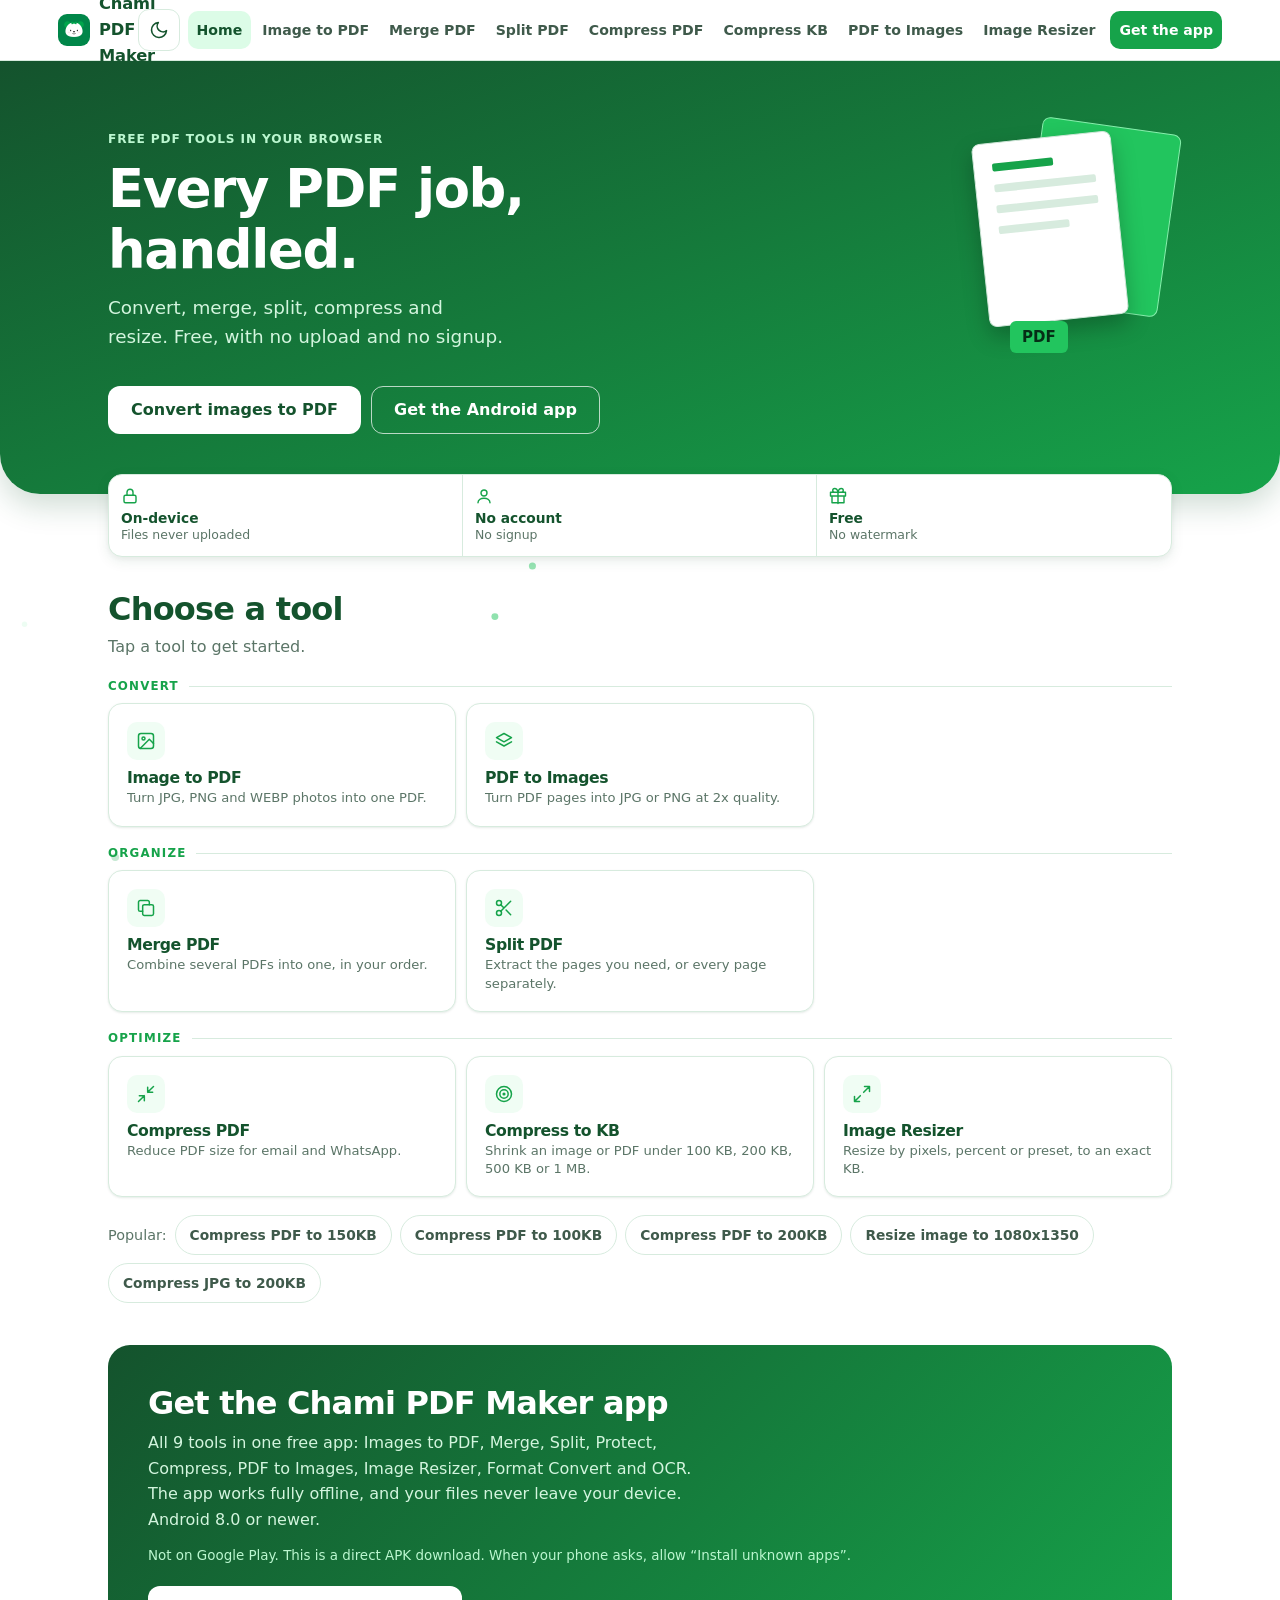
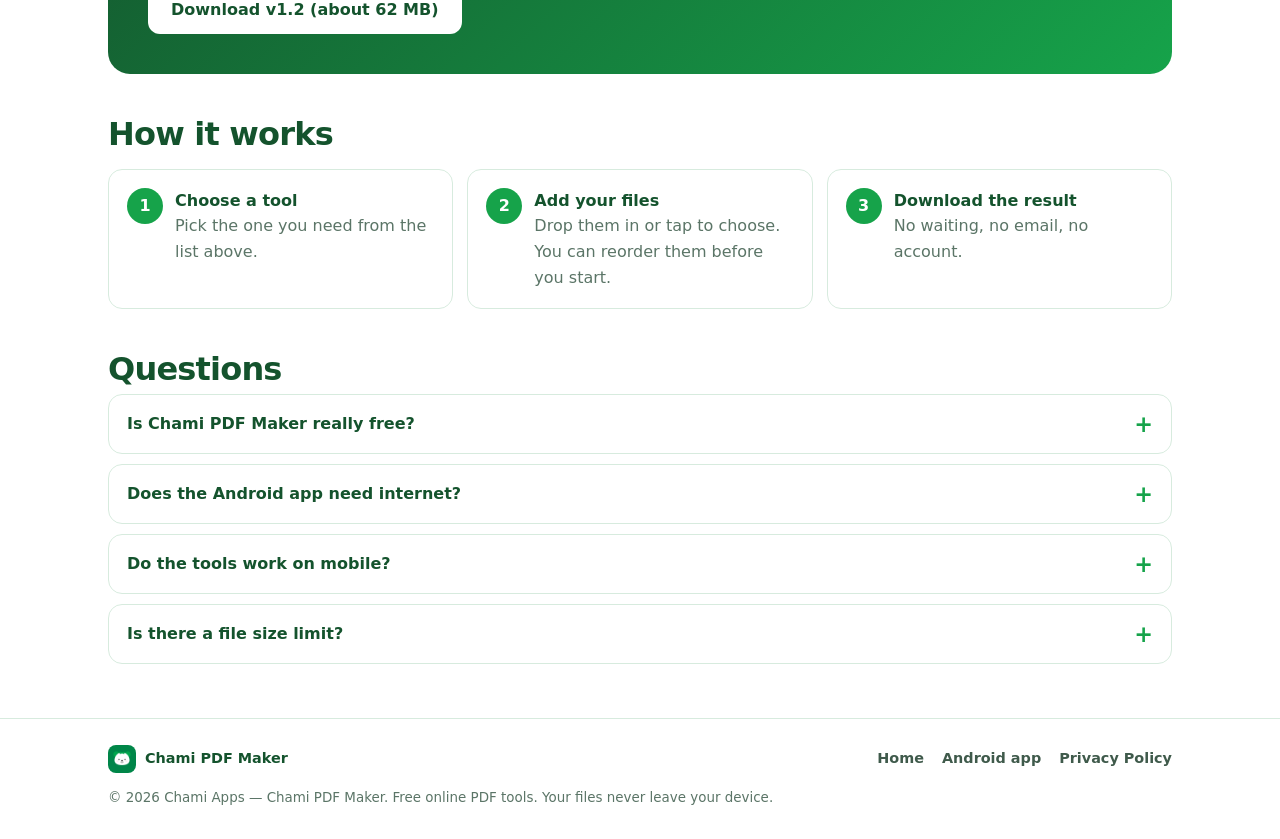
<file: index.html>
<!DOCTYPE html>
<html lang="en">
<head>
<meta charset="utf-8">
<meta name="viewport" content="width=device-width, initial-scale=1, viewport-fit=cover">
<title>Free PDF Tools — Image to PDF, Merge, Split, Compress</title>
<meta name="description" content="Free online PDF tools: image to PDF, merge, split, compress PDF and resize images. No signup, no watermark. Get the free offline Android app.">
<meta name="theme-color" content="#14532D">
<meta property="og:title" content="Chami PDF Maker — Free PDF Tools"><meta property="og:description" content="Image to PDF, merge, split, compress and resize. Free, no signup, no watermark."><meta property="og:type" content="website">
<meta http-equiv="Content-Security-Policy" content="default-src 'self'; script-src 'self' 'unsafe-inline' https://cdnjs.cloudflare.com; worker-src 'self' blob: https://cdnjs.cloudflare.com; style-src 'self' 'unsafe-inline'; img-src 'self' data: blob:; connect-src 'self' blob: data: https://cdnjs.cloudflare.com; object-src 'none'; base-uri 'self'; form-action 'none'">
<meta name="referrer" content="strict-origin-when-cross-origin">
<script>try{var t=localStorage.getItem("theme");document.documentElement.setAttribute("data-theme",t==="dark"?"dark":"light")}catch(e){document.documentElement.setAttribute("data-theme","light")}</script>
<link rel="canonical" href="https://chamitools.github.io/chami-pdf-maker-website/">
<link rel="icon" type="image/x-icon" href="favicon.ico">
<link rel="icon" type="image/png" sizes="48x48" href="favicon-48x48.png">
<link rel="icon" type="image/png" sizes="512x512" href="assets/panda-512.png">
<link rel="apple-touch-icon" href="assets/panda-512.png">
<script type="application/ld+json">
{"@context":"https://schema.org","@type":"WebSite","name":"Chami PDF Maker","alternateName":"Chami Tools","url":"https://chamitools.github.io/chami-pdf-maker-website/","logo":"https://chamitools.github.io/chami-pdf-maker-website/assets/panda-512.png"}
</script>
<link rel="stylesheet" href="assets/style.css?v=8">
</head>
<body>
<svg width="0" height="0" style="position:absolute" aria-hidden="true"><defs>
<symbol id="image" viewBox="0 0 24 24"><rect x="3" y="3" width="18" height="18" rx="3"/><circle cx="9" cy="9" r="1.8"/><path d="m21 15-5-5L5 21"/></symbol>
<symbol id="merge" viewBox="0 0 24 24"><rect x="8" y="8" width="13" height="13" rx="2"/><path d="M16 8V5a2 2 0 0 0-2-2H5a2 2 0 0 0-2 2v9a2 2 0 0 0 2 2h3"/></symbol>
<symbol id="split" viewBox="0 0 24 24"><circle cx="6" cy="6" r="3"/><circle cx="6" cy="18" r="3"/><path d="M20 4 8.1 15.9M14.5 14.5 20 20M8.1 8.1 12 12"/></symbol>
<symbol id="compress" viewBox="0 0 24 24"><path d="M4 14h6v6M20 10h-6V4M14 10l7-7M3 21l7-7"/></symbol>
<symbol id="target" viewBox="0 0 24 24"><circle cx="12" cy="12" r="9"/><circle cx="12" cy="12" r="5"/><circle cx="12" cy="12" r="1"/></symbol>
<symbol id="layers" viewBox="0 0 24 24"><path d="m12 3 9 5-9 5-9-5 9-5Z"/><path d="m3 13 9 5 9-5"/></symbol>
<symbol id="resize" viewBox="0 0 24 24"><path d="M15 3h6v6M9 21H3v-6M21 3l-7 7M3 21l7-7"/></symbol>
<symbol id="up" viewBox="0 0 24 24"><path d="M12 16V4m0 0L7 9m5-5 5 5M4 20h16"/></symbol>
<symbol id="back" viewBox="0 0 24 24"><path d="M19 12H5m6-6-6 6 6 6"/></symbol>
<symbol id="menu" viewBox="0 0 24 24"><path d="M4 7h16M4 12h16M4 17h16"/></symbol>
<symbol id="sun" viewBox="0 0 24 24"><circle cx="12" cy="12" r="4"/><path d="M12 2v2m0 16v2M4.9 4.9l1.4 1.4m11.4 11.4 1.4 1.4M2 12h2m16 0h2M4.9 19.1l1.4-1.4m11.4-11.4 1.4-1.4"/></symbol>
<symbol id="moon" viewBox="0 0 24 24"><path d="M21 12.8A9 9 0 1 1 11.2 3a7 7 0 0 0 9.8 9.8Z"/></symbol>
</defs></svg>
<a class="skip-link" href="#main">Skip to content</a>
<header class="site-header" id="siteHeader">
  <div class="nav-overlay" id="navOverlay" aria-hidden="true"></div>
  <div class="wrap bar">
    <a class="logo" href="#home"><img src="assets/panda-512.png" alt="Chami PDF Maker logo — panda" width="32" height="32">Chami PDF Maker</a>
    <button class="icbtn" id="themeToggle" type="button" aria-label="Switch light or dark theme"><svg class="theme-moon" viewBox="0 0 24 24" aria-hidden="true"><path d="M21 12.8A9 9 0 1 1 11.2 3a7 7 0 0 0 9.8 9.8Z"/></svg><svg class="theme-sun" viewBox="0 0 24 24" aria-hidden="true"><circle cx="12" cy="12" r="4"/><path d="M12 2v2m0 16v2M4.9 4.9l1.4 1.4m11.4 11.4 1.4 1.4M2 12h2m16 0h2M4.9 19.1l1.4-1.4m11.4-11.4 1.4-1.4"/></svg></button>
    <button class="icbtn nav-toggle" id="navToggle" type="button" aria-expanded="false" aria-controls="mainNav" aria-label="Open menu"><svg viewBox="0 0 24 24" aria-hidden="true"><path d="M4 7h16M4 12h16M4 17h16"/></svg></button>
    <nav class="main-nav" id="mainNav" aria-label="Main navigation">
      <button class="icbtn nav-close" id="navClose" type="button" aria-label="Close menu"><svg viewBox="0 0 24 24" aria-hidden="true"><path d="M6 6l12 12M18 6 6 18"/></svg></button>
      <a href="#home" data-r="home">Home</a><a href="image-to-pdf.html">Image to PDF</a><a href="merge-pdf.html">Merge PDF</a><a href="split-pdf.html">Split PDF</a><a href="compress-pdf.html">Compress PDF</a><a href="compress-kb.html">Compress KB</a><a href="pdf-to-images.html">PDF to Images</a><a href="image-resizer.html">Image Resizer</a>
      <a class="nav-app" href="#download-app" data-r="app">Get the app</a>
    </nav>
  </div>
</header>

<main id="main">
<div id="home">
  <div class="hero"><div class="wrap">
    <div class="hero-grid">
      <div>
        <span class="eyebrow">Free PDF tools in your browser</span>
        <h1>Every PDF job, handled.</h1>
        <p>Convert, merge, split, compress and resize. Free, with no upload and no signup.</p>
      </div>
      <div class="hero-art" aria-hidden="true"><div class="pg b"></div><div class="pg a"><i></i><i></i><i></i><i></i></div><div class="pg-tag">PDF</div></div>
    </div>
    <div class="hero-btns"><a class="btn" href="#image-to-pdf">Convert images to PDF</a><a class="btn ghost" href="#download-app">Get the Android app</a></div>
  </div></div>
  <div class="wrap"><div class="trust"><div><svg viewBox="0 0 24 24" aria-hidden="true"><rect x="4" y="11" width="16" height="10" rx="2"/><path d="M8 11V7a4 4 0 0 1 8 0v4"/></svg><b>On-device</b>Files never uploaded</div><div><svg viewBox="0 0 24 24" aria-hidden="true"><circle cx="12" cy="8" r="4"/><path d="M4 21c0-4 4-6 8-6s8 2 8 6"/></svg><b>No account</b>No signup</div><div><svg viewBox="0 0 24 24" aria-hidden="true"><path d="M20 12v9H4v-9M2 7h20v5H2zM12 22V7M12 7H7.5a2.5 2.5 0 1 1 0-5C11 2 12 7 12 7ZM12 7h4.5a2.5 2.5 0 1 0 0-5C13 2 12 7 12 7Z"/></svg><b>Free</b>No watermark</div></div></div>

  <section class="sec" id="tools"><div class="wrap">
    <h2>Choose a tool</h2><p class="sub">Tap a tool to get started.</p>
    <div id="cards"></div>
    <div class="pop">Popular:
      <a href="compress-pdf-to-150kb.html">Compress PDF to 150KB</a>
      <a href="compress-pdf-to-100kb.html">Compress PDF to 100KB</a>
      <a href="compress-pdf-to-200kb.html">Compress PDF to 200KB</a>
      <a href="resize-image-to-1080x1350.html">Resize image to 1080x1350</a>
      <a href="compress-jpg-to-200kb.html">Compress JPG to 200KB</a>
    </div>
  </div></section>

  <section class="sec" id="download-app"><div class="wrap">
    <div class="app">
      <div>
        <h2>Get the Chami PDF Maker app</h2>
        <p>All 9 tools in one free app: Images to PDF, Merge, Split, Protect, Compress, PDF to Images, Image Resizer, Format Convert and OCR. The app works fully offline, and your files never leave your device. Android 8.0 or newer.</p>
        <small>Not on Google Play. This is a direct APK download. When your phone asks, allow “Install unknown apps”.</small>
      </div>
      <a class="btn" href="https://github.com/chamitools/chami-pdf-maker/releases/download/v1.2/chami-pdf-maker-v1.2.apk">Download v1.2 (about 62 MB)</a>
    </div>
  </div></section>

  <section class="sec"><div class="wrap">
    <h2>How it works</h2>
    <ol class="steps">
      <li><b>Choose a tool</b><br>Pick the one you need from the list above.</li>
      <li><b>Add your files</b><br>Drop them in or tap to choose. You can reorder them before you start.</li>
      <li><b>Download the result</b><br>No waiting, no email, no account.</li>
    </ol>
  </div></section>

  <section class="sec"><div class="wrap">
    <h2>Questions</h2>
    <details><summary>Is Chami PDF Maker really free?</summary><p>Yes. Every tool is free, with no signup, no account and no watermark.</p></details>
    <details><summary>Does the Android app need internet?</summary><p>No. The app works fully offline, and your files never leave your device.</p></details>
    <details><summary>Do the tools work on mobile?</summary><p>Yes, on Android and iPhone browsers as well as desktop. For the best experience on Android, get the app.</p></details>
    <details><summary>Is there a file size limit?</summary><p>There is no fixed limit. Very large files depend on your device’s memory, so the app is best for big files.</p></details>
  </div></section>
</div>

<div id="tool" hidden>
  <div class="wrap">
    <a class="back" href="#home"><svg class="i"><use href="#back"/></svg>All tools</a>
    <div class="tabs" id="tabs"></div>
    <div class="panel">
      <h1 id="t-title" style="font-size:clamp(1.6rem,4vw,2.2rem)"></h1>
      <p id="t-desc" style="color:var(--muted);margin:6px 0 18px"></p>
      <label class="drop" id="drop"><svg class="i"><use href="#up"/></svg><b>Drop files here or tap to choose</b><span id="t-hint"></span><input type="file" id="file"></label>
      <ul id="list"></ul>
      <div class="opts" id="opts"></div>
      <div class="go"><button class="btn pri" id="run" disabled>Start</button><button class="btn" id="clear" hidden>Clear files</button></div>
      <div class="prog" id="prog" hidden><i></i></div>
      <div id="status" role="status" aria-live="polite"></div>
      <div id="err" role="alert" hidden></div>
      <ul id="res"></ul>
      <div class="go"><button class="btn" id="all" hidden>Download all as ZIP</button></div>
    </div>
  </div>
</div>
</main>

<footer class="site">
  <div class="wrap foot">
    <div class="foot-brand"><img src="assets/panda-512.png" alt="" width="28" height="28">Chami PDF Maker</div>
    <nav class="foot-links" aria-label="Footer"><a href="#home">Home</a><a href="#download-app">Android app</a><a href="privacy-policy.html">Privacy Policy</a></nav>
    <small>© 2026 Chami Apps — Chami PDF Maker. Free online PDF tools. Your files never leave your device.</small>
  </div>
</footer>

<script>
"use strict";
/* ---------- helpers ---------- */
const $=s=>document.querySelector(s);
const LIBS={
  pdflib:"https://cdnjs.cloudflare.com/ajax/libs/pdf-lib/1.17.1/pdf-lib.min.js",
  jszip:"https://cdnjs.cloudflare.com/ajax/libs/jszip/3.10.1/jszip.min.js",
  pdfjs:"https://cdnjs.cloudflare.com/ajax/libs/pdf.js/3.11.174/pdf.min.js"
};
const WORKER="https://cdnjs.cloudflare.com/ajax/libs/pdf.js/3.11.174/pdf.worker.min.js";
const loaded={};
function lib(name){
  if(loaded[name])return loaded[name];
  loaded[name]=new Promise((res,rej)=>{
    const s=document.createElement("script");s.src=LIBS[name];
    s.onload=()=>{if(name==="pdfjs")window.pdfjsLib.GlobalWorkerOptions.workerSrc=WORKER;res()};
    s.onerror=()=>{delete loaded[name];rej(new Error("Could not load a required library. Check your internet connection and try again."))};
    document.head.appendChild(s);
  });
  return loaded[name];
}
const cBlob=(c,t,q)=>new Promise((res,rej)=>c.toBlob(b=>b?res(b):rej(new Error("Image encoding failed.")),t,q));
const bytes=async b=>new Uint8Array(await b.arrayBuffer());
const fmt=n=>n<1024?n+" B":n<1048576?(n/1024).toFixed(1)+" KB":(n/1048576).toFixed(2)+" MB";
const baseName=n=>n.replace(/\.[^.]+$/,"");
const isPdf=f=>f.type==="application/pdf"||/\.pdf$/i.test(f.name);
function loadImg(f){
  return new Promise((res,rej)=>{
    const u=URL.createObjectURL(f),i=new Image();
    i.onload=()=>{URL.revokeObjectURL(u);res(i)};
    i.onerror=()=>{URL.revokeObjectURL(u);rej(new Error("Cannot read “"+f.name+"”. Please use a JPG, PNG or WEBP image (HEIC is not supported by browsers)."))};
    i.src=u;
  });
}
function mkCanvas(w,h,white){
  const lim=Math.min(1,Math.sqrt(5e7/(Math.max(1,w)*Math.max(1,h))));w*=lim;h*=lim;
  const c=document.createElement("canvas");c.width=Math.max(1,Math.round(w));c.height=Math.max(1,Math.round(h));
  const x=c.getContext("2d");if(white){x.fillStyle="#fff";x.fillRect(0,0,c.width,c.height)}
  return c;
}
function scaled(src,s){const c=mkCanvas(src.width*s,src.height*s,true);c.getContext("2d").drawImage(src,0,0,c.width,c.height);return c}

/* Find the best JPEG that fits under `target` bytes. Tries each scale in order. */
async function shrinkCanvas(src,target,scales){
  let best=null;
  for(const s of scales){
    const c=s===1?src:scaled(src,s);
    let lo=.2,hi=.92,b=await cBlob(c,"image/jpeg",lo);
    if(!best||b.size<best.size)best=b;
    if(b.size>target)continue;
    let ok=b;
    for(let i=0;i<6;i++){const m=(lo+hi)/2;b=await cBlob(c,"image/jpeg",m);if(b.size<=target){ok=b;lo=m}else hi=m}
    return{blob:ok,met:true};
  }
  return{blob:best,met:false};
}
/* PDF helpers */
async function renderPages(file,scale,p){
  await lib("pdfjs");
  const pdf=await pdfjsLib.getDocument({data:await bytes(file)}).promise;
  const out=[];
  for(let i=1;i<=pdf.numPages;i++){
    p&&p((i-1)/pdf.numPages,"Reading page "+i+" of "+pdf.numPages);
    const pg=await pdf.getPage(i),v1=pg.getViewport({scale:1}),v=pg.getViewport({scale});
    const c=mkCanvas(v.width,v.height,true);
    await pg.render({canvasContext:c.getContext("2d"),viewport:v}).promise;
    out.push({c,w:v1.width,h:v1.height});
  }
  return out;
}
async function buildPdf(items){
  await lib("pdflib");
  const d=await PDFLib.PDFDocument.create();
  for(const it of items){
    const e=await d.embedJpg(await bytes(it.blob));
    d.addPage([it.w,it.h]).drawImage(e,{x:0,y:0,width:it.w,height:it.h});
  }
  return new Blob([await d.save()],{type:"application/pdf"});
}
async function encodeAll(pages,s,q){
  const r=[];
  for(const pg of pages)r.push({blob:await cBlob(s===1?pg.c:scaled(pg.c,s),"image/jpeg",q),w:pg.w,h:pg.h});
  return r;
}
const est=(items)=>items.reduce((a,i)=>a+i.blob.size+600,1500);
async function pdfToTarget(pages,target,p){
  let best=null;
  for(const s of[1,.8,.65,.5,.38,.28]){
    p&&p(.7,"Trying "+Math.round(s*100)+"% resolution");
    let lo=.2,hi=.9,it=await encodeAll(pages,s,lo);
    if(!best||est(it)<est(best))best=it;
    if(est(it)>target)continue;
    let ok=it;
    for(let i=0;i<5;i++){const m=(lo+hi)/2;it=await encodeAll(pages,s,m);if(est(it)<=target){ok=it;lo=m}else hi=m}
    return{items:ok,met:true};
  }
  return{items:best,met:false};
}
function parseRange(str,n){
  const out=[];
  for(const part of str.split(",").map(x=>x.trim()).filter(Boolean)){
    const m=part.match(/^(\d+)(?:\s*-\s*(\d+))?$/);
    if(!m)throw new Error("Invalid page range “"+part+"”. Use a format like 1-3, 5, 8.");
    const a=+m[1],b=m[2]?+m[2]:a;
    if(a<1||b<a||b>n)throw new Error("Pages must be between 1 and "+n+" (got “"+part+"”).");
    for(let i=a;i<=b;i++)if(!out.includes(i-1))out.push(i-1);
  }
  if(!out.length)throw new Error("Enter the pages you want, for example 1-3, 5.");
  return out;
}

/* ---------- tool definitions ---------- */
const TOOLS=[
{id:"image-to-pdf",icon:"image",name:"Image to PDF",short:"Turn JPG, PNG and WEBP photos into one PDF.",
 desc:"Add photos, put them in order, and get a single PDF.",accept:"image/*",multi:true,min:1,order:true,hint:"JPG, PNG, WEBP",btn:"Create PDF",
 opts:`<label>Page size<select id="o-size"><option value="a4">A4 (fit image inside)</option><option value="fit">Same size as image</option></select></label>
 <label>Margin (points)<select id="o-margin"><option value="0">None</option><option value="18" selected>Small</option><option value="36">Large</option></select></label>`,
 async run(files,o,p){
  await lib("pdflib");
  const d=await PDFLib.PDFDocument.create(),m=+o.margin;
  for(let i=0;i<files.length;i++){
    p(i/files.length,"Adding image "+(i+1)+" of "+files.length);
    const img=await loadImg(files[i]),W=img.naturalWidth,H=img.naturalHeight;
    const k=Math.min(1,4000/Math.max(W,H)),c=mkCanvas(W*k,H*k,true);c.getContext("2d").drawImage(img,0,0,c.width,c.height);
    const e=await d.embedJpg(await bytes(await cBlob(c,"image/jpeg",.92)));
    let pw,ph,w=e.width,h=e.height;
    if(o.size==="a4"){
      pw=595.28;ph=841.89;if(W>H)[pw,ph]=[ph,pw];
      const s=Math.min((pw-2*m)/w,(ph-2*m)/h);w*=s;h*=s;
    }else{pw=w+2*m;ph=h+2*m}
    d.addPage([pw,ph]).drawImage(e,{x:(pw-w)/2,y:(ph-h)/2,width:w,height:h});
  }
  return[{name:"images.pdf",blob:new Blob([await d.save()],{type:"application/pdf"})}];
 }},
{id:"merge-pdf",icon:"merge",name:"Merge PDF",short:"Combine several PDFs into one, in your order.",
 desc:"Add at least two PDFs and arrange them with the arrows.",accept:"application/pdf",multi:true,min:2,order:true,hint:"PDF files",btn:"Merge PDFs",opts:"",
 async run(files,o,p){
  await lib("pdflib");
  const out=await PDFLib.PDFDocument.create();
  for(let i=0;i<files.length;i++){
    p(i/files.length,"Merging file "+(i+1)+" of "+files.length);
    let src;
    try{src=await PDFLib.PDFDocument.load(await files[i].arrayBuffer())}
    catch(e){throw new Error(files[i].name+" could not be opened. It may be damaged or password protected.")}
    (await out.copyPages(src,src.getPageIndices())).forEach(x=>out.addPage(x));
  }
  return[{name:"merged.pdf",blob:new Blob([await out.save()],{type:"application/pdf"})}];
 }},
{id:"split-pdf",icon:"split",name:"Split PDF",short:"Extract the pages you need, or every page separately.",
 desc:"Pick pages to extract, or save each page as its own PDF.",accept:"application/pdf",multi:false,min:1,hint:"One PDF file",btn:"Split PDF",
 opts:`<label>Mode<select id="o-mode"><option value="range">Extract pages</option><option value="each">Every page separately</option></select></label>
 <label data-show="mode:range">Pages<input id="o-range" placeholder="1-3, 5, 8" autocomplete="off"></label>`,
 async run(files,o,p){
  await lib("pdflib");
  let src;
  try{src=await PDFLib.PDFDocument.load(await files[0].arrayBuffer())}
  catch(e){throw new Error("This PDF could not be opened. It may be damaged or password protected.")}
  const n=src.getPageCount(),base=baseName(files[0].name);
  const sets=o.mode==="each"?[...Array(n).keys()].map(i=>[i]):[parseRange(o.range,n)];
  const out=[];
  for(let k=0;k<sets.length;k++){
    p(k/sets.length,"Building file "+(k+1)+" of "+sets.length);
    const d=await PDFLib.PDFDocument.create();
    (await d.copyPages(src,sets[k])).forEach(x=>d.addPage(x));
    out.push({name:o.mode==="each"?base+"-page-"+(sets[k][0]+1)+".pdf":base+"-extract.pdf",blob:new Blob([await d.save()],{type:"application/pdf"})});
  }
  return out;
 }},
{id:"compress-pdf",icon:"compress",name:"Compress PDF",short:"Reduce PDF size for email and WhatsApp.",
 desc:"Shrinks the PDF by re-saving each page as a compressed image. Text becomes part of the image, so it can no longer be selected.",accept:"application/pdf",multi:false,min:1,hint:"One PDF file",btn:"Compress PDF",
 opts:`<label>Strength<select id="o-lvl"><option value="0">Light — best quality</option><option value="1" selected>Balanced</option><option value="2">Strong — smallest file</option></select></label>`,
 async run(files,o,p){
  const[s,q]=[[1,.85],[.75,.62],[.5,.45]][+o.lvl];
  const pages=await renderPages(files[0],1.5,p);
  p(.8,"Compressing…");
  const blob=await buildPdf(await encodeAll(pages,s,q));
  const note=blob.size<files[0].size?"Reduced from "+fmt(files[0].size)+" to "+fmt(blob.size):"This PDF is already small. The result is not smaller than the original ("+fmt(files[0].size)+").";
  return[{name:baseName(files[0].name)+"-compressed.pdf",blob,note}];
 }},
{id:"compress-kb",icon:"target",name:"Compress to KB",short:"Shrink an image or PDF under 100 KB, 200 KB, 500 KB or 1 MB.",
 desc:"Choose a size limit and we find the best quality that fits.",accept:"image/*,application/pdf",multi:false,min:1,hint:"One image or PDF",btn:"Compress",
 opts:`<label>Target size<select id="o-t"><option value="100">Under 100 KB</option><option value="200" selected>Under 200 KB</option><option value="500">Under 500 KB</option><option value="1024">Under 1 MB</option><option value="custom">Custom…</option></select></label>
 <label data-show="t:custom">Custom size (KB)<input id="o-c" type="number" min="10" step="1" value="150"></label>
 <div class="hint">Images are saved as JPG. Transparent areas become white.</div>`,
 async run(files,o,p){
  const kb=o.t==="custom"?+o.c:+o.t;
  if(!(kb>=10))throw new Error("Enter a target size of at least 10 KB.");
  const f=files[0],target=kb*1024;let r,name,blob,met;
  if(isPdf(f)){
    const pages=await renderPages(f,1.5,p);
    r=await pdfToTarget(pages,target,p);met=r.met;blob=await buildPdf(r.items);name=baseName(f.name)+"-"+kb+"kb.pdf";
  }else{
    const img=await loadImg(f),c=mkCanvas(img.naturalWidth,img.naturalHeight,true);
    c.getContext("2d").drawImage(img,0,0,c.width,c.height);
    p(.5,"Finding the best quality…");
    r=await shrinkCanvas(c,target,[1,.85,.7,.55,.4,.3,.2]);met=r.met;blob=r.blob;name=baseName(f.name)+"-"+kb+"kb.jpg";
  }
  return[{name,blob,note:(met?"Reached ":"Could not reach the target. Smallest possible: ")+fmt(blob.size)+(met?" (target "+kb+" KB)":"")}];
 }},
{id:"pdf-to-images",icon:"layers",name:"PDF to Images",short:"Turn PDF pages into JPG or PNG at 2x quality.",
 desc:"Every page becomes an image file.",accept:"application/pdf",multi:false,min:1,hint:"One PDF file",btn:"Convert to images",
 opts:`<label>Format<select id="o-f"><option value="jpg">JPG</option><option value="png">PNG</option></select></label>`,
 async run(files,o,p){
  const pages=await renderPages(files[0],2,p),png=o.f==="png",base=baseName(files[0].name),out=[];
  for(let i=0;i<pages.length;i++)
    out.push({name:base+"-page-"+(i+1)+(png?".png":".jpg"),blob:await cBlob(pages[i].c,png?"image/png":"image/jpeg",.92)});
  return out;
 }},
{id:"image-resizer",icon:"resize",name:"Image Resizer",short:"Resize by pixels, percent or preset, to an exact KB.",
 desc:"Resize one or many images. Presets crop the image to fill the exact size.",accept:"image/*",multi:true,min:1,hint:"JPG, PNG, WEBP",btn:"Resize",
 opts:`<label>Resize by<select id="o-mode"><option value="px">Pixels</option><option value="pct">Percent</option><option value="preset">Preset size</option></select></label>
 <label data-show="mode:px">Width (px)<input id="o-w" type="number" min="1" placeholder="auto"></label>
 <label data-show="mode:px">Height (px)<input id="o-h" type="number" min="1" placeholder="auto"></label>
 <label class="ck" data-show="mode:px"><input id="o-keep" type="checkbox" checked>Keep proportions</label>
 <label data-show="mode:pct">Percent<input id="o-pct" type="number" min="1" max="500" value="50"></label>
 <label data-show="mode:preset">Preset<select id="o-preset"><option>1080x1350</option><option>1080x1080</option><option>1280x720</option><option>1920x1080</option><option>800x800</option><option>600x600</option><option>413x531</option></select></label>
 <label>Format<select id="o-fmt"><option value="jpg">JPG</option><option value="png">PNG</option></select></label>
 <label data-show="fmt:jpg">Max size (KB, optional)<input id="o-kb" type="number" min="10" placeholder="no limit"></label>`,
 async run(files,o,p){
  const out=[];
  for(let i=0;i<files.length;i++){
    p(i/files.length,"Resizing "+files[i].name);
    const img=await loadImg(files[i]),W=img.naturalWidth,H=img.naturalHeight;
    let w,h,sx=0,sy=0,sw=W,sh=H;
    if(o.mode==="pct"){const k=Math.max(1,+o.pct||0)/100;w=Math.round(W*k);h=Math.round(H*k)}
    else if(o.mode==="preset"){[w,h]=o.preset.split("x").map(Number);const r=Math.max(w/W,h/H);sw=w/r;sh=h/r;sx=(W-sw)/2;sy=(H-sh)/2}
    else{
      w=+o.w||0;h=+o.h||0;
      if(!w&&!h)throw new Error("Enter a width, a height, or both.");
      if(o.keep){
        if(w&&!h)h=Math.round(H*w/W);else if(h&&!w)w=Math.round(W*h/H);
        else{const r=Math.min(w/W,h/H);w=Math.round(W*r);h=Math.round(H*r)}
      }else{w=w||W;h=h||H}
    }
    if(w>16000||h>16000)throw new Error("That size is too large for a browser. Use under 16000 px.");
    const png=o.fmt==="png",c=mkCanvas(w,h,!png);
    c.getContext("2d").drawImage(img,sx,sy,sw,sh,0,0,c.width,c.height);
    let blob,note;
    if(png)blob=await cBlob(c,"image/png");
    else if(+o.kb>0){const r=await shrinkCanvas(c,o.kb*1024,[1]);blob=r.blob;note=r.met?fmt(blob.size):"Could not reach "+o.kb+" KB at this size. Result: "+fmt(blob.size)}
    else blob=await cBlob(c,"image/jpeg",.92);
    out.push({name:baseName(files[i].name)+"-"+c.width+"x"+c.height+(png?".png":".jpg"),blob,note});
  }
  return out;
 }}
];

/* ---------- page: nav + cards ---------- */
$("#tabs").innerHTML=TOOLS.map(t=>`<a href="#${t.id}" data-r="${t.id}"><svg class="i"><use href="#${t.icon}"/></svg>${t.name}</a>`).join("");
/* ---------- menu + theme (same behaviour as every other page) ---------- */
const navEl=$("#mainNav"),navBtn=$("#navToggle"),navOv=$("#navOverlay");
function setMenu(open){
  navEl.classList.toggle("open",open);navOv.classList.toggle("show",open);
  document.body.classList.toggle("menu-locked",open);
  navBtn.setAttribute("aria-expanded",String(open));navBtn.setAttribute("aria-label",open?"Close menu":"Open menu");
  if(open)$("#navClose").focus();else if(navEl.contains(document.activeElement))navBtn.focus();
}
navBtn.onclick=()=>setMenu(!navEl.classList.contains("open"));
navOv.onclick=()=>setMenu(false);$("#navClose").onclick=()=>setMenu(false);
navEl.addEventListener("click",e=>{if(e.target.closest("a"))setMenu(false)});
document.addEventListener("keydown",e=>{if(e.key==="Escape")setMenu(false)});
window.addEventListener("resize",()=>{if(innerWidth>=1180)setMenu(false)});
window.addEventListener("pageshow",()=>setMenu(false));
$("#themeToggle").onclick=()=>{const d=document.documentElement,n=d.getAttribute("data-theme")==="dark"?"dark-x":"dark";const next=d.getAttribute("data-theme")==="dark"?"light":"dark";d.setAttribute("data-theme",next);try{localStorage.setItem("theme",next)}catch(e){}const m=document.querySelector('meta[name="theme-color"]');if(m)m.setAttribute("content",next==="dark"?"#052E16":"#14532D")};

const GROUPS=[["Convert",["image-to-pdf","pdf-to-images"]],["Organize",["merge-pdf","split-pdf"]],["Optimize",["compress-pdf","compress-kb","image-resizer"]]];
$("#cards").innerHTML=GROUPS.map(([g,ids])=>`<div class="cat"><h3>${g}</h3><div class="tgrid">`+ids.map(id=>TOOLS.find(t=>t.id===id)).map(t=>`<a class="tc" href="#${t.id}"><div class="ic" aria-hidden="true"><svg class="i"><use href="#${t.icon}"/></svg></div><h3>${t.name}</h3><p>${t.short}</p></a>`).join("")+`</div></div>`).join("");

/* ---------- tool page logic ---------- */
let tool=null,files=[],results=[],busy=false;
const fileEl=$("#file"),drop=$("#drop");

function showErr(m){const e=$("#err");e.hidden=!m;e.textContent=m||""}
function setProg(v,msg){$("#prog").hidden=false;$("#prog i").style.width=Math.round(v*100)+"%";$("#status").textContent=msg||""}
function clearResults(){$("#res").innerHTML="";$("#all").hidden=true;results=[]}
function renderList(){
  const ul=$("#list");ul.innerHTML="";
  files.forEach((f,i)=>{
    const li=document.createElement("li");
    li.innerHTML=`<span class="th"></span><span class="nm"></span><span class="sz">${fmt(f.size)}</span>`;
    const th=li.querySelector(".th");
    if(f.type.startsWith("image/")){const u=URL.createObjectURL(f),im=new Image();im.alt="";im.onload=im.onerror=()=>URL.revokeObjectURL(u);im.src=u;th.appendChild(im)}else th.textContent="PDF";
    li.querySelector(".nm").textContent=f.name;
    const add=(t,l,fn,dis)=>{const b=document.createElement("button");b.className="ib";b.type="button";b.textContent=t;b.setAttribute("aria-label",l);b.disabled=!!dis;b.onclick=fn;li.appendChild(b)};
    if(tool.order&&files.length>1){
      add("↑","Move up",()=>move(i,-1),i===0);
      add("↓","Move down",()=>move(i,1),i===files.length-1);
    }
    add("✕","Remove file",()=>{files.splice(i,1);changed()});
    ul.appendChild(li);
  });
  $("#run").disabled=busy||files.length<tool.min;
  $("#clear").hidden=!files.length;
}
function move(i,d){const j=i+d;[files[i],files[j]]=[files[j],files[i]];changed()}
function changed(){showErr("");clearResults();renderList()}
function matches(f){
  const a=tool.accept;
  if(a==="image/*")return f.type.startsWith("image/");
  if(a==="application/pdf")return isPdf(f);
  return f.type.startsWith("image/")||isPdf(f);
}
function addFiles(list){
  const all=[...list],ok=all.filter(matches);
  if(!ok.length){showErr("That file type is not supported here. Accepted: "+tool.hint+".");return}
  showErr(ok.length<all.length?"Some files were skipped because they are not supported. Accepted: "+tool.hint+".":"");
  files=tool.multi?files.concat(ok):[ok[0]];
  clearResults();renderList();
}
fileEl.onchange=()=>{if(tool&&fileEl.files.length)addFiles(fileEl.files);fileEl.value=""};
["dragenter","dragover"].forEach(e=>drop.addEventListener(e,ev=>{ev.preventDefault();drop.classList.add("over")}));
["dragleave","drop"].forEach(e=>drop.addEventListener(e,ev=>{ev.preventDefault();drop.classList.remove("over")}));
drop.addEventListener("drop",ev=>{if(tool&&ev.dataTransfer&&ev.dataTransfer.files.length)addFiles(ev.dataTransfer.files)});
$("#clear").onclick=()=>{files=[];changed();$("#prog").hidden=true;$("#status").textContent=""};

function readOpts(){
  const o={};
  $("#opts").querySelectorAll("[id^=o-]").forEach(e=>{o[e.id.slice(2)]=e.type==="checkbox"?e.checked:e.value});
  return o;
}
function refreshOpts(){
  $("#opts").querySelectorAll("[data-show]").forEach(el=>{
    const[k,v]=el.dataset.show.split(":"),src=document.getElementById("o-"+k);
    el.hidden=!src||src.value!==v;
  });
}
$("#opts").addEventListener("input",refreshOpts);

function download(r){
  const u=URL.createObjectURL(r.blob),a=document.createElement("a");
  a.href=u;a.download=r.name;document.body.appendChild(a);a.click();a.remove();
  setTimeout(()=>URL.revokeObjectURL(u),30000);
}
function showResults(){
  const ul=$("#res");ul.innerHTML="";
  results.forEach(r=>{
    const li=document.createElement("li");
    li.innerHTML=`<span class="nm"></span><span class="nt"></span>`;
    li.querySelector(".nm").textContent=r.name;
    li.querySelector(".nt").textContent=[fmt(r.blob.size),r.note].filter(Boolean).join(" · ");
    const b=document.createElement("button");b.className="btn sm pri";b.textContent="Download";b.onclick=()=>download(r);
    li.appendChild(b);ul.appendChild(li);
  });
  $("#all").hidden=results.length<2;
  ul.scrollIntoView({behavior:"smooth",block:"nearest"});
}
$("#all").onclick=async()=>{const b=$("#all");b.disabled=true;try{await lib("jszip");const z=new JSZip();results.forEach(r=>z.file(r.name,r.blob));download({name:"chami-pdf-maker.zip",blob:await z.generateAsync({type:"blob"})})}catch(e){showErr(e.message)}b.disabled=false};

$("#run").onclick=async()=>{
  if(busy||!tool||files.length<tool.min)return;
  busy=true;showErr("");clearResults();renderList();
  const btn=$("#run");btn.textContent="Working…";setProg(.02,"Starting…");
  try{
    const out=await tool.run(files.slice(),readOpts(),setProg);
    results=out;setProg(1,"Done. Your file is ready.");showResults();
  }catch(e){
    console.error(e);$("#prog").hidden=true;$("#status").textContent="";
    showErr(e&&e.message?e.message:"Something went wrong. Try a different file.");
  }finally{busy=false;btn.textContent=tool.btn;renderList()}
};

function openTool(t){
  tool=t;files=[];results=[];busy=false;
  document.title=t.name+" — Free PDF Tools | Chami PDF Maker";
  $("#t-title").textContent=t.name;$("#t-desc").textContent=t.desc;
  $("#t-hint").textContent=t.hint+(t.multi?" · you can add several":"");
  fileEl.accept=t.accept;fileEl.multiple=!!t.multi;
  $("#opts").innerHTML=t.opts;refreshOpts();
  $("#run").textContent=t.btn;$("#prog").hidden=true;$("#status").textContent="";
  showErr("");clearResults();renderList();
}

/* ---------- router ---------- */
function route(){
  const h=decodeURIComponent(location.hash.slice(1));
  const t=TOOLS.find(x=>x.id===h)||(!h&&TOOLS.find(x=>x.id===document.body.dataset.tool));
  setMenu(false);
  document.querySelectorAll("#mainNav a").forEach(a=>a.classList.toggle("on",a.dataset.r===(t?t.id:"home")&&a.dataset.r!=="app"));
  if(t){
    document.querySelectorAll("#tabs a").forEach(a=>{const on=a.dataset.r===t.id;a.classList.toggle("on",on);if(on)a.scrollIntoView({inline:"center",block:"nearest"})});
    $("#home").hidden=true;$("#tool").hidden=false;
    if(!tool||tool.id!==t.id)openTool(t);
    window.scrollTo(0,0);
  }else{
    $("#tool").hidden=true;$("#home").hidden=false;tool=null;
    document.title="Free PDF Tools — Image to PDF, Merge, Split, Compress";
    if(h==="download-app"||h==="tools"){const el=document.getElementById(h);if(el)setTimeout(()=>el.scrollIntoView(),0)}
    else window.scrollTo(0,0);
  }
}
window.addEventListener("hashchange",route);
route();
</script>
<script defer src="assets/particles.js?v=2"></script>
</body>
</html>
</file>
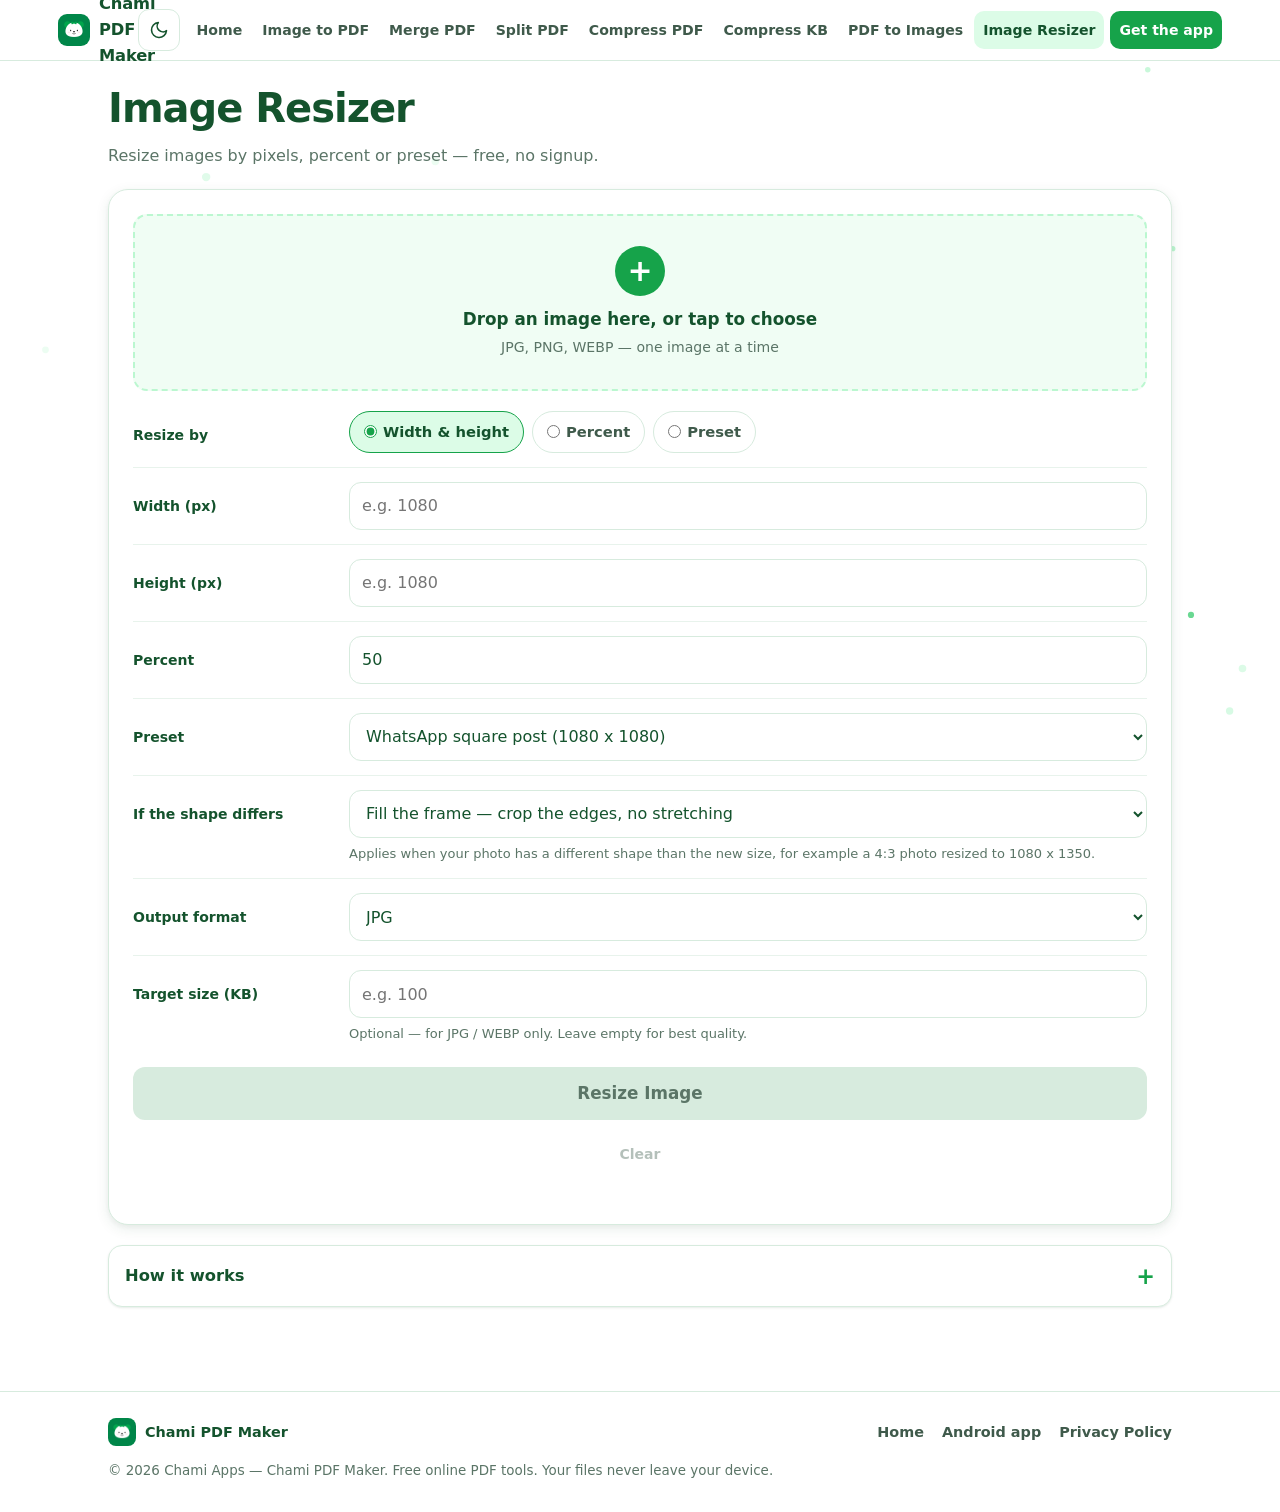
<file: image-resizer.html>
<!DOCTYPE html>
<html lang="en">
<head>
<meta charset="UTF-8">
<meta name="viewport" content="width=device-width, initial-scale=1.0">
<title>Image Resizer Online Free — Resize &amp; Compress Images</title>
<meta name="description" content="Resize image online free. Change image size by pixels, percent or preset, and reduce image size to an exact KB target. No signup — files stay on your device.">
<meta name="keywords" content="resize image, image resizer, compress image, reduce image size kb, resize image online free, image size reducer">
<meta name="robots" content="index, follow">
<link rel="canonical" href="https://chamitools.github.io/chami-pdf-maker-website/image-resizer.html">
<link rel="icon" type="image/x-icon" href="favicon.ico">
<link rel="icon" type="image/png" sizes="48x48" href="favicon-48x48.png">
<link rel="icon" type="image/png" sizes="512x512" href="assets/panda-512.png">
<link rel="apple-touch-icon" href="assets/panda-512.png">
<meta name="theme-color" content="#14532D">
<script>try{var t=localStorage.getItem("theme");document.documentElement.setAttribute("data-theme",t==="dark"?"dark":"light")}catch(e){document.documentElement.setAttribute("data-theme","light")}</script>
<link rel="stylesheet" href="assets/style.css?v=8">
<script type="application/ld+json">
{"@context":"https://schema.org","@type":"WebApplication","name":"Image Resizer — Chami PDF Maker","url":"https://chamitools.github.io/chami-pdf-maker-website/image-resizer.html","applicationCategory":"UtilitiesApplication","operatingSystem":"Any","offers":{"@type":"Offer","price":"0","priceCurrency":"USD"},"description":"Resize and compress images online free — by pixels, percent or preset — in your browser."}
</script>
<script type="application/ld+json">
{"@context":"https://schema.org","@type":"FAQPage","mainEntity":[
{"@type":"Question","name":"How do I resize an image?","acceptedAnswer":{"@type":"Answer","text":"Upload your image, enter a new width and height, choose a percent, or pick a preset like Instagram post or Passport, then tap Resize Image and download."}},
{"@type":"Question","name":"Can I reduce an image to an exact KB size?","acceptedAnswer":{"@type":"Answer","text":"Yes. Enter a target KB for JPG or WEBP output and the tool adjusts the quality until the file is close to that size."}},
{"@type":"Question","name":"Does resizing reduce image quality?","acceptedAnswer":{"@type":"Answer","text":"Making an image smaller always loses some detail, but this tool uses high-quality smoothing. Making an image larger than the original will look soft, so it is best to resize down."}},
{"@type":"Question","name":"Are my images uploaded to a server?","acceptedAnswer":{"@type":"Answer","text":"No. Resizing runs entirely in your browser. Your images never leave your device."}}
]}
</script>
<script defer src="assets/common.js?v=8"></script>
<script defer src="assets/image-resizer.js?v=7"></script>
</head>
<body>
<a class="skip-link" href="#main">Skip to content</a>
<header class="site-header" id="siteHeader">
  <div class="nav-overlay" id="navOverlay" aria-hidden="true"></div>
  <div class="wrap bar">
    <a class="logo" href="index.html"><img src="assets/panda-512.png" alt="Chami PDF Maker logo — panda" width="32" height="32">Chami PDF Maker</a>
    <button class="icbtn" id="themeToggle" type="button" aria-label="Switch light or dark theme"><svg class="theme-moon" viewBox="0 0 24 24" aria-hidden="true"><path d="M21 12.8A9 9 0 1 1 11.2 3a7 7 0 0 0 9.8 9.8Z"/></svg><svg class="theme-sun" viewBox="0 0 24 24" aria-hidden="true"><circle cx="12" cy="12" r="4"/><path d="M12 2v2m0 16v2M4.9 4.9l1.4 1.4m11.4 11.4 1.4 1.4M2 12h2m16 0h2M4.9 19.1l1.4-1.4m11.4-11.4 1.4-1.4"/></svg></button>
    <button class="icbtn nav-toggle" id="navToggle" type="button" aria-expanded="false" aria-controls="mainNav" aria-label="Open menu"><svg viewBox="0 0 24 24" aria-hidden="true"><path d="M4 7h16M4 12h16M4 17h16"/></svg></button>
    <nav class="main-nav" id="mainNav" aria-label="Main navigation">
      <button class="icbtn nav-close" id="navClose" type="button" aria-label="Close menu"><svg viewBox="0 0 24 24" aria-hidden="true"><path d="M6 6l12 12M18 6 6 18"/></svg></button>
      <a href="index.html">Home</a><a href="image-to-pdf.html">Image to PDF</a><a href="merge-pdf.html">Merge PDF</a><a href="split-pdf.html">Split PDF</a><a href="compress-pdf.html">Compress PDF</a><a href="compress-kb.html">Compress KB</a><a href="pdf-to-images.html">PDF to Images</a><a href="image-resizer.html" class="active" aria-current="page">Image Resizer</a>
      <a class="nav-app" href="index.html#download-app">Get the app</a>
    </nav>
  </div>
</header>

<main id="main">
  <div class="wrap">
    <h1>Image Resizer</h1>
    <p class="intro">Resize images by pixels, percent or preset — free, no signup.</p>

    <section class="tool" aria-label="Image Resizer tool">
      <div class="dropzone" id="dropzone" tabindex="0" role="button" aria-label="Choose an image">
        <span class="dz-plus" aria-hidden="true">+</span>
        <strong>Drop an image here, or tap to choose</strong>
        <span class="dz-sub">JPG, PNG, WEBP — one image at a time</span>
      </div>
      <input type="file" id="fileInput" accept="image/*" hidden>
      <p class="status" id="fileInfo" aria-live="polite"></p>
      <div id="previewBox"></div>
      <div class="opt-grid">
        <div class="opt-row">
          <span class="opt-label" id="sizeModeLabel">Resize by</span>
          <div class="opt-control">
            <div class="chip-group" role="group" aria-labelledby="sizeModeLabel">
              <label class="chip"><input type="radio" name="sizeMode" value="pixels" checked> Width &amp; height</label>
              <label class="chip"><input type="radio" name="sizeMode" value="percent"> Percent</label>
              <label class="chip"><input type="radio" name="sizeMode" value="preset"> Preset</label>
            </div>
          </div>
        </div>
        <div class="opt-row">
          <label class="opt-label" for="widthInput">Width (px)</label>
          <div class="opt-control"><input type="number" id="widthInput" min="1" max="8000" placeholder="e.g. 1080"></div>
        </div>
        <div class="opt-row">
          <label class="opt-label" for="heightInput">Height (px)</label>
          <div class="opt-control"><input type="number" id="heightInput" min="1" max="8000" placeholder="e.g. 1080"></div>
        </div>
        <div class="opt-row">
          <label class="opt-label" for="percentInput">Percent</label>
          <div class="opt-control"><input type="number" id="percentInput" min="1" max="400" value="50"></div>
        </div>
        <div class="opt-row">
          <label class="opt-label" for="presetInput">Preset</label>
          <div class="opt-control">
            <select id="presetInput">
              <option value="whatsapp">WhatsApp square post (1080 x 1080)</option>
              <option value="instagram">Instagram post (1080 x 1080)</option>
              <option value="instagram-portrait">Instagram portrait (1080 x 1350)</option>
              <option value="story">Instagram / WhatsApp story (1080 x 1920)</option>
              <option value="passport">Passport photo (413 x 531)</option>
              <option value="a4">A4 at 300 dpi (2480 x 3508)</option>
            </select>
          </div>
        </div>
        <div class="opt-row">
          <label class="opt-label" for="fitMode">If the shape differs</label>
          <div class="opt-control">
            <select id="fitMode">
              <option value="cover" selected>Fill the frame — crop the edges, no stretching</option>
              <option value="contain">Fit inside — add white borders, no cropping</option>
              <option value="stretch">Stretch — squash to the exact size</option>
            </select>
            <p class="opt-hint">Applies when your photo has a different shape than the new size, for example a 4:3 photo resized to 1080 x 1350.</p>
          </div>
        </div>
        <div class="opt-row">
          <label class="opt-label" for="format">Output format</label>
          <div class="opt-control">
            <select id="format">
              <option value="jpg" selected>JPG</option>
              <option value="png">PNG</option>
              <option value="webp">WEBP</option>
            </select>
          </div>
        </div>
        <div class="opt-row">
          <label class="opt-label" for="targetKb">Target size (KB)</label>
          <div class="opt-control">
            <input type="number" id="targetKb" min="1" placeholder="e.g. 100">
            <p class="opt-hint">Optional — for JPG / WEBP only. Leave empty for best quality.</p>
          </div>
        </div>
      </div>
      <button class="btn btn-block" id="resizeBtn" type="button" disabled>Resize Image</button>
      <button class="btn-text" id="clearBtn" type="button" disabled>Clear</button>
      <p class="status" id="status" aria-live="polite"></p>
      <div class="result" id="resultBox" hidden>
        <p id="sizeInfo"></p>
        <div class="result-btns">
          <button class="btn btn-outline" id="previewBtn" type="button">&#128065; Preview</button>
          <button class="btn" id="downloadBtn" type="button">Download Resized Image</button>
        </div>
      </div>
    </section>

    <details class="how">
      <summary>How it works</summary>
      <ol>
        <li><b>Add your image</b> — drop a JPG, PNG or WEBP image in, or tap to pick one.</li>
        <li><b>Pick a new size</b> — enter width and height, choose a percent, or use a preset like Instagram post or Passport photo.</li>
        <li><b>Download the resized image</b> — tap Resize Image, then Preview or Download. Add a target KB if you need the file under a certain size.</li>
      </ol>
      <div class="faq">
        <details><summary>How do I resize an image?</summary><p>Upload your image, enter a new width and height, choose a percent, or pick a preset like Instagram post or Passport, then tap Resize Image and download.</p></details>
        <details><summary>Can I reduce an image to an exact KB size?</summary><p>Yes. Enter a target KB for JPG or WEBP output and the tool adjusts the quality until the file is close to that size.</p></details>
        <details><summary>Does resizing reduce image quality?</summary><p>Making an image smaller always loses some detail, but this tool uses high-quality smoothing. Making an image larger than the original will look soft, so it is best to resize down.</p></details>
        <details><summary>Are my images uploaded to a server?</summary><p>No. Resizing runs entirely in your browser. Your images never leave your device.</p></details>
      </div>
    </details>
  </div>
</main>

<footer class="site">
  <div class="wrap foot">
    <div class="foot-brand"><img src="assets/panda-512.png" alt="" width="28" height="28">Chami PDF Maker</div>
    <nav class="foot-links" aria-label="Footer"><a href="index.html">Home</a><a href="index.html#download-app">Android app</a><a href="privacy-policy.html">Privacy Policy</a></nav>
    <small>© 2026 Chami Apps — Chami PDF Maker. Free online PDF tools. Your files never leave your device.</small>
  </div>
</footer>
<script defer src="assets/particles.js?v=2"></script>
</body>
</html>
</file>
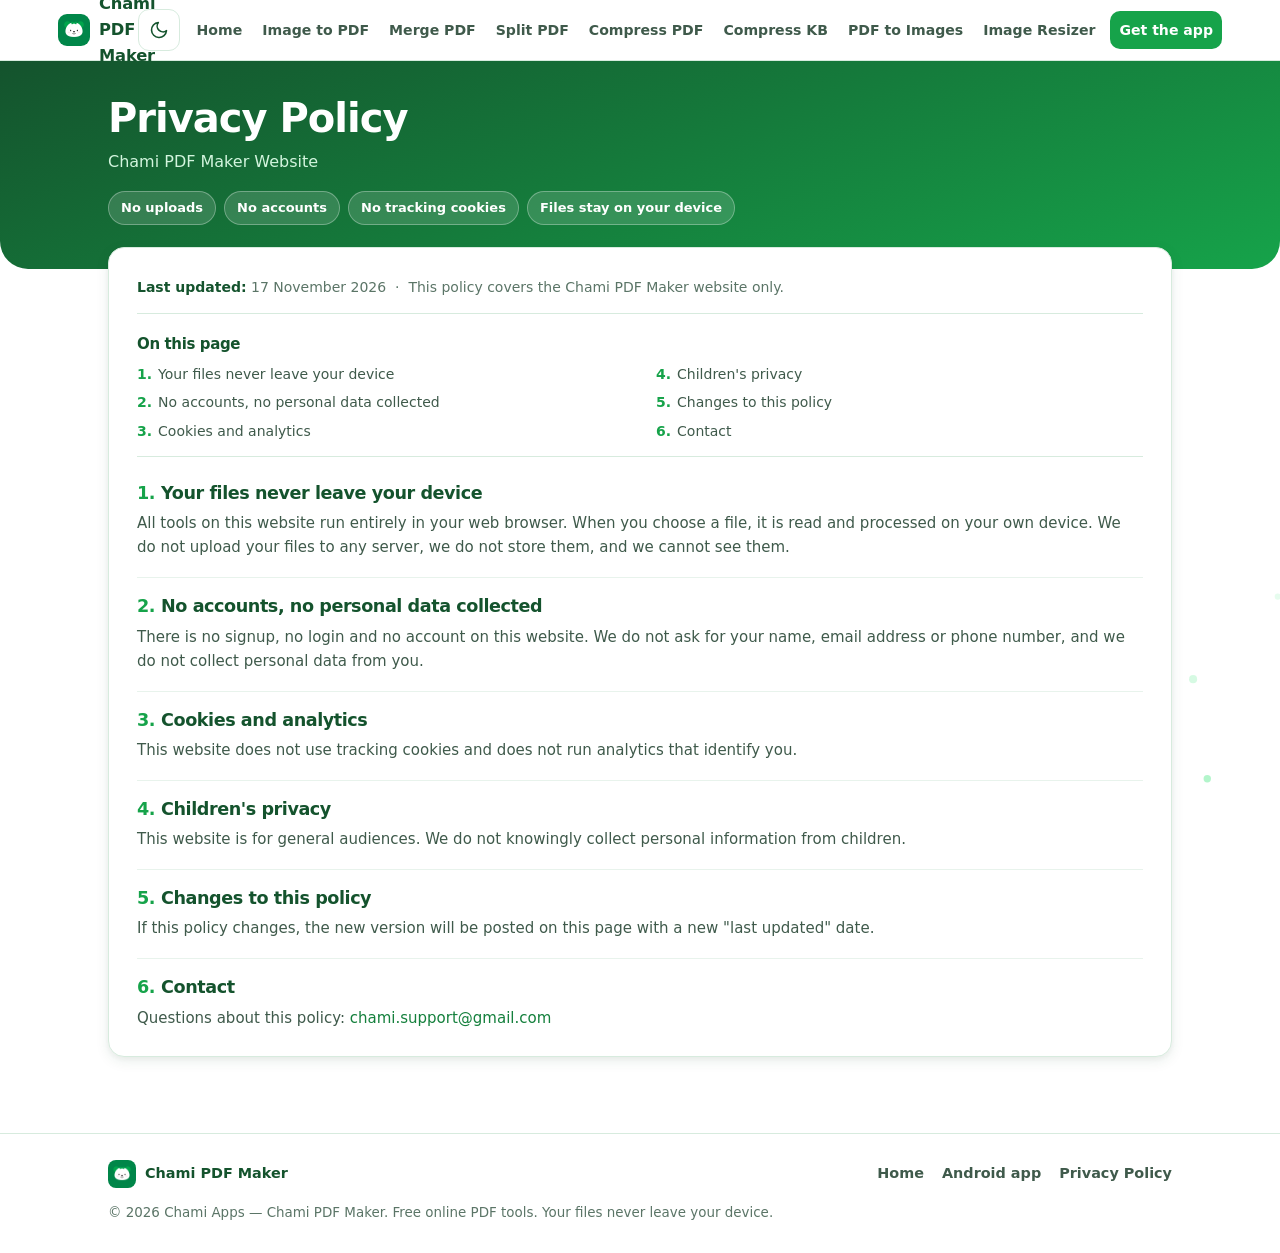
<file: privacy-policy.html>
<!DOCTYPE html>
<html lang="en">
<head>
<meta charset="UTF-8">
<meta name="viewport" content="width=device-width, initial-scale=1.0">
<title>Privacy Policy — Chami PDF Maker</title>
<meta name="description" content="Privacy policy for the Chami PDF Maker website. No uploads, no accounts, no tracking cookies. Files are processed in your browser only.">
<meta name="robots" content="index, follow">

<link rel="canonical" href="https://chamitools.github.io/chami-pdf-maker-website/privacy-policy.html">
<link rel="icon" type="image/x-icon" href="favicon.ico">
<link rel="icon" type="image/png" sizes="48x48" href="favicon-48x48.png">
<link rel="icon" type="image/png" sizes="512x512" href="assets/panda-512.png">
<link rel="apple-touch-icon" href="assets/panda-512.png">
<meta name="theme-color" content="#14532D">
<script>try{var t=localStorage.getItem("theme");document.documentElement.setAttribute("data-theme",t==="dark"?"dark":"light")}catch(e){document.documentElement.setAttribute("data-theme","light")}</script>
<link rel="stylesheet" href="assets/style.css?v=8">
<script defer src="assets/common.js?v=8"></script>
</head>
<body>
<a class="skip-link" href="#main">Skip to content</a>
<header class="site-header" id="siteHeader">
  <div class="nav-overlay" id="navOverlay" aria-hidden="true"></div>
  <div class="wrap bar">
    <a class="logo" href="index.html"><img src="assets/panda-512.png" alt="Chami PDF Maker logo — panda" width="32" height="32">Chami PDF Maker</a>
    <button class="icbtn" id="themeToggle" type="button" aria-label="Switch light or dark theme"><svg class="theme-moon" viewBox="0 0 24 24" aria-hidden="true"><path d="M21 12.8A9 9 0 1 1 11.2 3a7 7 0 0 0 9.8 9.8Z"/></svg><svg class="theme-sun" viewBox="0 0 24 24" aria-hidden="true"><circle cx="12" cy="12" r="4"/><path d="M12 2v2m0 16v2M4.9 4.9l1.4 1.4m11.4 11.4 1.4 1.4M2 12h2m16 0h2M4.9 19.1l1.4-1.4m11.4-11.4 1.4-1.4"/></svg></button>
    <button class="icbtn nav-toggle" id="navToggle" type="button" aria-expanded="false" aria-controls="mainNav" aria-label="Open menu"><svg viewBox="0 0 24 24" aria-hidden="true"><path d="M4 7h16M4 12h16M4 17h16"/></svg></button>
    <nav class="main-nav" id="mainNav" aria-label="Main navigation">
      <button class="icbtn nav-close" id="navClose" type="button" aria-label="Close menu"><svg viewBox="0 0 24 24" aria-hidden="true"><path d="M6 6l12 12M18 6 6 18"/></svg></button>
      <a href="index.html">Home</a><a href="image-to-pdf.html">Image to PDF</a><a href="merge-pdf.html">Merge PDF</a><a href="split-pdf.html">Split PDF</a><a href="compress-pdf.html">Compress PDF</a><a href="compress-kb.html">Compress KB</a><a href="pdf-to-images.html">PDF to Images</a><a href="image-resizer.html">Image Resizer</a>
      <a class="nav-app" href="index.html#download-app">Get the app</a>
    </nav>
  </div>
</header>

<main id="main">
  <div class="policy-hero">
    <div class="wrap">
      <h1>Privacy Policy</h1>
      <p>Chami PDF Maker Website</p>
      <div class="policy-badges">
        <span>No uploads</span>
        <span>No accounts</span>
        <span>No tracking cookies</span>
        <span>Files stay on your device</span>
      </div>
    </div>
  </div>
  <div class="wrap policy-main">
    <div class="policy-card">
      <p class="policy-meta"><strong>Last updated:</strong> 17 November 2026 &nbsp;·&nbsp; This policy covers the Chami PDF Maker website only.</p>
      <nav class="policy-toc" aria-label="On this page">
        <h2>On this page</h2>
        <ol>
          <li><span>1.</span><a href="#files">Your files never leave your device</a></li>
          <li><span>2.</span><a href="#accounts">No accounts, no personal data collected</a></li>
          <li><span>3.</span><a href="#cookies">Cookies and analytics</a></li>
          <li><span>4.</span><a href="#children">Children's privacy</a></li>
          <li><span>5.</span><a href="#changes">Changes to this policy</a></li>
          <li><span>6.</span><a href="#contact">Contact</a></li>
        </ol>
      </nav>
      <section id="files">
        <h2><span>1.</span>Your files never leave your device</h2>
        <p>All tools on this website run entirely in your web browser. When you choose a file, it is read and processed on your own device. We do not upload your files to any server, we do not store them, and we cannot see them.</p>
      </section>
      <section id="accounts">
        <h2><span>2.</span>No accounts, no personal data collected</h2>
        <p>There is no signup, no login and no account on this website. We do not ask for your name, email address or phone number, and we do not collect personal data from you.</p>
      </section>
      <section id="cookies">
        <h2><span>3.</span>Cookies and analytics</h2>
        <p>This website does not use tracking cookies and does not run analytics that identify you.</p>
      </section>
      <section id="children">
        <h2><span>4.</span>Children's privacy</h2>
        <p>This website is for general audiences. We do not knowingly collect personal information from children.</p>
      </section>
      <section id="changes">
        <h2><span>5.</span>Changes to this policy</h2>
        <p>If this policy changes, the new version will be posted on this page with a new "last updated" date.</p>
      </section>
      <section id="contact">
        <h2><span>6.</span>Contact</h2>
        <p>Questions about this policy: <a href="mailto:chami.support@gmail.com">chami.support@gmail.com</a></p>
      </section>
    </div>
  </div>
</main>

<footer class="site">
  <div class="wrap foot">
    <div class="foot-brand"><img src="assets/panda-512.png" alt="" width="28" height="28">Chami PDF Maker</div>
    <nav class="foot-links" aria-label="Footer"><a href="index.html">Home</a><a href="index.html#download-app">Android app</a><a href="privacy-policy.html">Privacy Policy</a></nav>
    <small>© 2026 Chami Apps — Chami PDF Maker. Free online PDF tools. Your files never leave your device.</small>
  </div>
</footer>
<script defer src="assets/particles.js?v=2"></script>
</body>
</html>
</file>
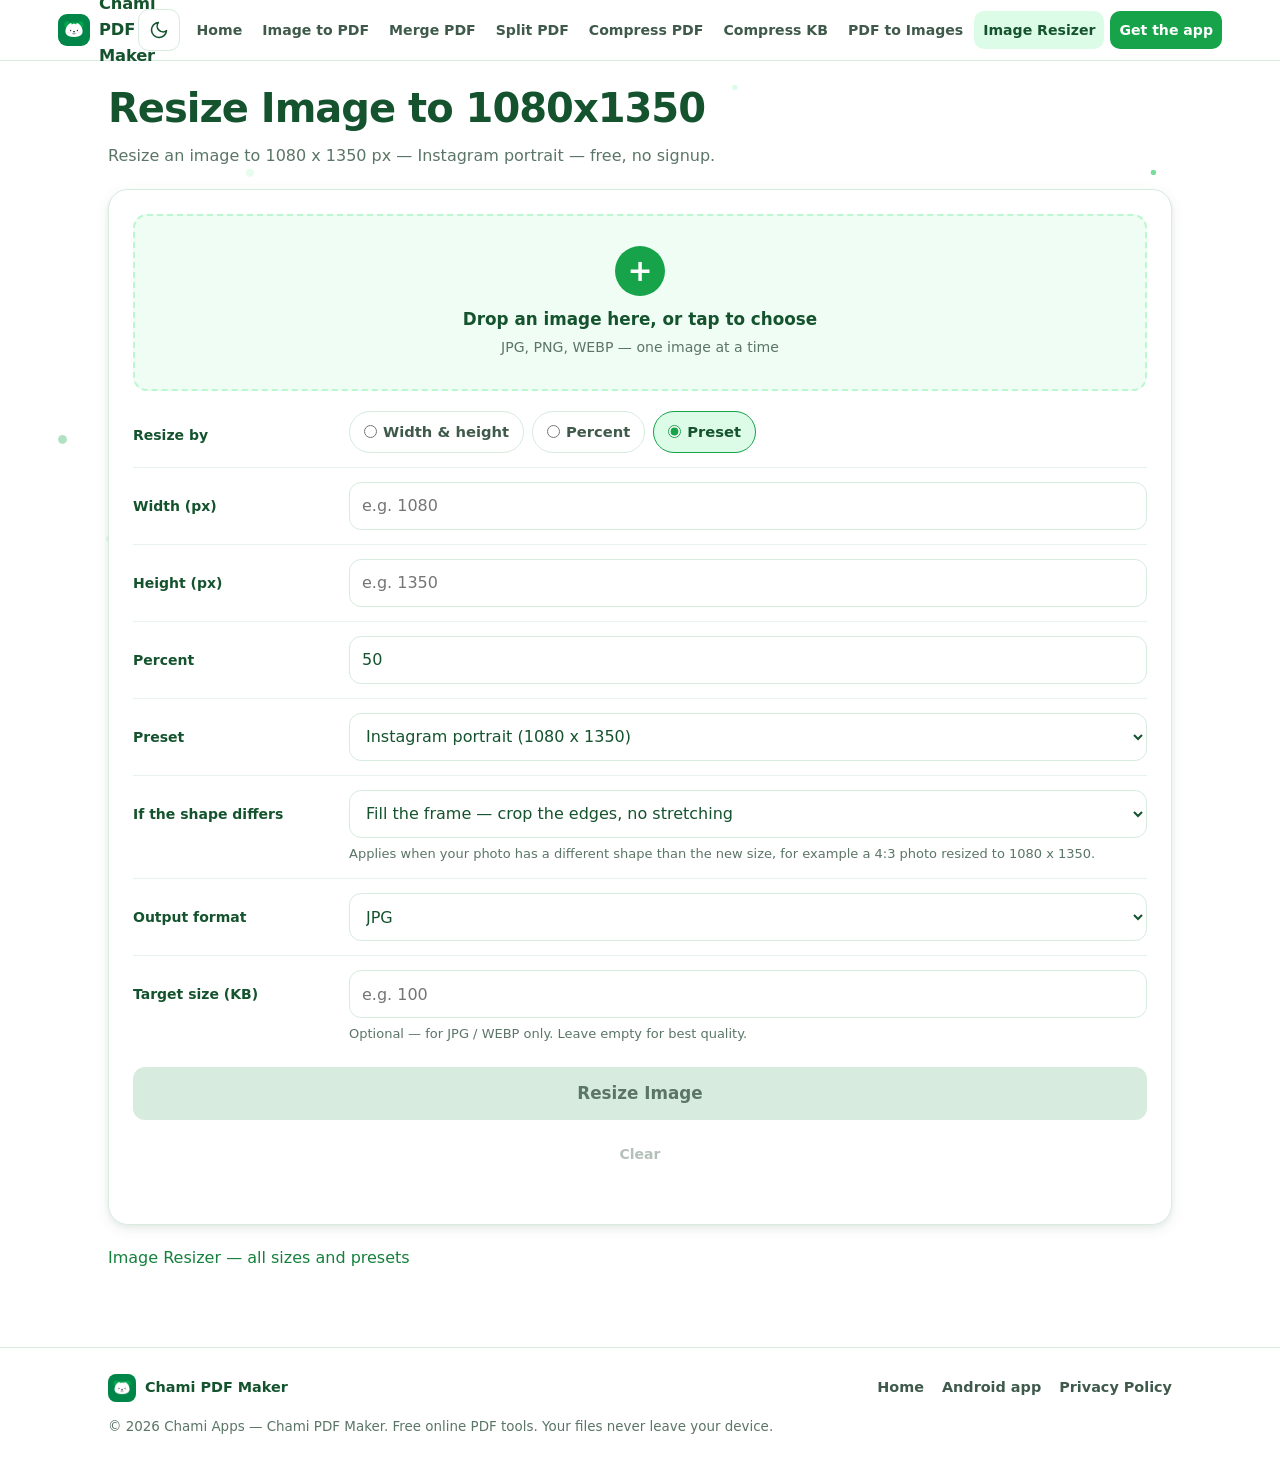
<file: resize-image-to-1080x1350.html>
<!DOCTYPE html>
<html lang="en">
<head>
<meta charset="UTF-8">
<meta name="viewport" content="width=device-width, initial-scale=1.0">
<title>Resize Image to 1080x1350 Free — Instagram Portrait</title>
<meta name="description" content="Resize image to 1080x1350 online free — Instagram portrait size. Upload a photo, get a 1080 x 1350 image. No signup — files stay on your device.">
<meta name="keywords" content="resize image to 1080x1350, 1080x1350 image resizer, instagram portrait size 1080x1350, resize image instagram portrait">
<meta name="robots" content="index, follow">
<link rel="canonical" href="https://chamitools.github.io/chami-pdf-maker-website/resize-image-to-1080x1350.html">
<link rel="icon" type="image/x-icon" href="favicon.ico">
<link rel="icon" type="image/png" sizes="48x48" href="favicon-48x48.png">
<link rel="icon" type="image/png" sizes="512x512" href="assets/panda-512.png">
<link rel="apple-touch-icon" href="assets/panda-512.png">
<meta name="theme-color" content="#14532D">
<script>try{var t=localStorage.getItem("theme");document.documentElement.setAttribute("data-theme",t==="dark"?"dark":"light")}catch(e){document.documentElement.setAttribute("data-theme","light")}</script>
<link rel="stylesheet" href="assets/style.css?v=8">
<script type="application/ld+json">
{"@context":"https://schema.org","@type":"WebApplication","name":"Resize Image to 1080x1350 — Chami PDF Maker","url":"https://chamitools.github.io/chami-pdf-maker-website/resize-image-to-1080x1350.html","applicationCategory":"UtilitiesApplication","operatingSystem":"Any","offers":{"@type":"Offer","price":"0","priceCurrency":"USD"},"description":"Resize an image to 1080 x 1350 px (Instagram portrait) online free, in your browser."}
</script>
<script type="application/ld+json">
{"@context":"https://schema.org","@type":"FAQPage","mainEntity":[
{"@type":"Question","name":"How do I resize an image to 1080x1350?","acceptedAnswer":{"@type":"Answer","text":"Upload your image, make sure the Instagram portrait preset (1080 x 1350) is selected, then tap Resize Image and download."}},
{"@type":"Question","name":"What is 1080x1350 used for?","acceptedAnswer":{"@type":"Answer","text":"1080 x 1350 px is the Instagram portrait post size (4:5). It fills more of the screen than a square post."}},
{"@type":"Question","name":"Does resizing to 1080x1350 reduce image quality?","acceptedAnswer":{"@type":"Answer","text":"Making an image smaller always loses some detail, but this tool uses high-quality smoothing. Making an image larger than the original will look soft, so it is best to resize down."}},
{"@type":"Question","name":"Are my images uploaded to a server?","acceptedAnswer":{"@type":"Answer","text":"No. Resizing runs entirely in your browser. Your images never leave your device."}}
]}
</script>
<script defer src="assets/common.js?v=8"></script>
<script defer src="assets/image-resizer.js?v=7"></script>
</head>
<body>
<a class="skip-link" href="#main">Skip to content</a>
<header class="site-header" id="siteHeader">
  <div class="nav-overlay" id="navOverlay" aria-hidden="true"></div>
  <div class="wrap bar">
    <a class="logo" href="index.html"><img src="assets/panda-512.png" alt="Chami PDF Maker logo — panda" width="32" height="32">Chami PDF Maker</a>
    <button class="icbtn" id="themeToggle" type="button" aria-label="Switch light or dark theme"><svg class="theme-moon" viewBox="0 0 24 24" aria-hidden="true"><path d="M21 12.8A9 9 0 1 1 11.2 3a7 7 0 0 0 9.8 9.8Z"/></svg><svg class="theme-sun" viewBox="0 0 24 24" aria-hidden="true"><circle cx="12" cy="12" r="4"/><path d="M12 2v2m0 16v2M4.9 4.9l1.4 1.4m11.4 11.4 1.4 1.4M2 12h2m16 0h2M4.9 19.1l1.4-1.4m11.4-11.4 1.4-1.4"/></svg></button>
    <button class="icbtn nav-toggle" id="navToggle" type="button" aria-expanded="false" aria-controls="mainNav" aria-label="Open menu"><svg viewBox="0 0 24 24" aria-hidden="true"><path d="M4 7h16M4 12h16M4 17h16"/></svg></button>
    <nav class="main-nav" id="mainNav" aria-label="Main navigation">
      <button class="icbtn nav-close" id="navClose" type="button" aria-label="Close menu"><svg viewBox="0 0 24 24" aria-hidden="true"><path d="M6 6l12 12M18 6 6 18"/></svg></button>
      <a href="index.html">Home</a><a href="image-to-pdf.html">Image to PDF</a><a href="merge-pdf.html">Merge PDF</a><a href="split-pdf.html">Split PDF</a><a href="compress-pdf.html">Compress PDF</a><a href="compress-kb.html">Compress KB</a><a href="pdf-to-images.html">PDF to Images</a><a href="image-resizer.html" class="active" aria-current="page">Image Resizer</a>
      <a class="nav-app" href="index.html#download-app">Get the app</a>
    </nav>
  </div>
</header>

<main id="main">
  <div class="wrap">
    <h1>Resize Image to 1080x1350</h1>
    <p class="intro">Resize an image to 1080 x 1350 px — Instagram portrait — free, no signup.</p>

    <section class="tool" aria-label="Resize Image to 1080x1350 tool">
      <div class="dropzone" id="dropzone" tabindex="0" role="button" aria-label="Choose an image">
        <span class="dz-plus" aria-hidden="true">+</span>
        <strong>Drop an image here, or tap to choose</strong>
        <span class="dz-sub">JPG, PNG, WEBP — one image at a time</span>
      </div>
      <input type="file" id="fileInput" accept="image/*" hidden>
      <p class="status" id="fileInfo" aria-live="polite"></p>
      <div id="previewBox"></div>
      <div class="opt-grid">
        <div class="opt-row">
          <span class="opt-label" id="sizeModeLabel">Resize by</span>
          <div class="opt-control">
            <div class="chip-group" role="group" aria-labelledby="sizeModeLabel">
              <label class="chip"><input type="radio" name="sizeMode" value="pixels"> Width &amp; height</label>
              <label class="chip"><input type="radio" name="sizeMode" value="percent"> Percent</label>
              <label class="chip"><input type="radio" name="sizeMode" value="preset" checked> Preset</label>
            </div>
          </div>
        </div>
        <div class="opt-row">
          <label class="opt-label" for="widthInput">Width (px)</label>
          <div class="opt-control"><input type="number" id="widthInput" min="1" max="8000" placeholder="e.g. 1080"></div>
        </div>
        <div class="opt-row">
          <label class="opt-label" for="heightInput">Height (px)</label>
          <div class="opt-control"><input type="number" id="heightInput" min="1" max="8000" placeholder="e.g. 1350"></div>
        </div>
        <div class="opt-row">
          <label class="opt-label" for="percentInput">Percent</label>
          <div class="opt-control"><input type="number" id="percentInput" min="1" max="400" value="50"></div>
        </div>
        <div class="opt-row">
          <label class="opt-label" for="presetInput">Preset</label>
          <div class="opt-control">
            <select id="presetInput">
              <option value="whatsapp">WhatsApp square post (1080 x 1080)</option>
              <option value="instagram">Instagram post (1080 x 1080)</option>
              <option value="instagram-portrait" selected>Instagram portrait (1080 x 1350)</option>
              <option value="story">Instagram / WhatsApp story (1080 x 1920)</option>
              <option value="passport">Passport photo (413 x 531)</option>
              <option value="a4">A4 at 300 dpi (2480 x 3508)</option>
            </select>
          </div>
        </div>
        <div class="opt-row">
          <label class="opt-label" for="fitMode">If the shape differs</label>
          <div class="opt-control">
            <select id="fitMode">
              <option value="cover" selected>Fill the frame — crop the edges, no stretching</option>
              <option value="contain">Fit inside — add white borders, no cropping</option>
              <option value="stretch">Stretch — squash to the exact size</option>
            </select>
            <p class="opt-hint">Applies when your photo has a different shape than the new size, for example a 4:3 photo resized to 1080 x 1350.</p>
          </div>
        </div>
        <div class="opt-row">
          <label class="opt-label" for="format">Output format</label>
          <div class="opt-control">
            <select id="format">
              <option value="jpg" selected>JPG</option>
              <option value="png">PNG</option>
              <option value="webp">WEBP</option>
            </select>
          </div>
        </div>
        <div class="opt-row">
          <label class="opt-label" for="targetKb">Target size (KB)</label>
          <div class="opt-control">
            <input type="number" id="targetKb" min="1" placeholder="e.g. 100">
            <p class="opt-hint">Optional — for JPG / WEBP only. Leave empty for best quality.</p>
          </div>
        </div>
      </div>
      <button class="btn btn-block" id="resizeBtn" type="button" disabled>Resize Image</button>
      <button class="btn-text" id="clearBtn" type="button" disabled>Clear</button>
      <p class="status" id="status" aria-live="polite"></p>
      <div class="result" id="resultBox" hidden>
        <p id="sizeInfo"></p>
        <div class="result-btns">
          <button class="btn btn-outline" id="previewBtn" type="button">&#128065; Preview</button>
          <button class="btn" id="downloadBtn" type="button">Download Resized Image</button>
        </div>
      </div>
    </section>

    <p><a href="image-resizer.html">Image Resizer — all sizes and presets</a></p>
  </div>
</main>

<footer class="site">
  <div class="wrap foot">
    <div class="foot-brand"><img src="assets/panda-512.png" alt="" width="28" height="28">Chami PDF Maker</div>
    <nav class="foot-links" aria-label="Footer"><a href="index.html">Home</a><a href="index.html#download-app">Android app</a><a href="privacy-policy.html">Privacy Policy</a></nav>
    <small>© 2026 Chami Apps — Chami PDF Maker. Free online PDF tools. Your files never leave your device.</small>
  </div>
</footer>
<script defer src="assets/particles.js?v=2"></script>
</body>
</html>
</file>
<file: assets/style.css>
/* Chami PDF Maker website — "Document Pro" design system (v8).
   White + emerald. Light theme is the default; dark = html[data-theme=dark].
   Brand colours: #FFFFFF  #22C55E (bright)  #16A34A (dark green)  #14532D (deep)  #052E16 (dark bg).
   One stylesheet for every page. Mobile first. No frameworks, no web fonts. */
:root{
  --green:#16A34A; --green-bright:#22C55E; --green-deep:#14532D; --green-hover:#15803D;
  --bg:#FFFFFF; --surface:#FFFFFF; --soft:#F0FDF4; --soft-2:#DCFCE7; --soft-3:#BBF7D0;
  --line:#D7EBDE; --line-soft:#E8F3EC;
  --ink:#14532D; --body:#3F5A4B; --muted:#5B7567;
  --link:#15803D; --red:#B91C1C; --red-bg:#FEF2F2;
  --hero-a:#14532D; --hero-b:#16A34A;
  --head-bg:rgba(255,255,255,.97); --overlay:rgba(5,46,22,.5);
  --sh-sm:0 1px 2px rgba(20,83,45,.06),0 1px 3px rgba(20,83,45,.06);
  --sh-md:0 4px 14px rgba(20,83,45,.09),0 2px 6px rgba(20,83,45,.05);
  --sh-lg:0 14px 36px rgba(20,83,45,.16),0 4px 12px rgba(20,83,45,.08);
  --r-card:14px; --r-btn:12px; --r-chip:999px;
  --ease:cubic-bezier(.22,1,.36,1);
  --font:Inter,system-ui,-apple-system,"Segoe UI",Roboto,"Helvetica Neue",Arial,sans-serif;
  color-scheme:light;
}
html[data-theme=dark]{
  --bg:#052E16; --surface:#0A3A20; --soft:#0D4426; --soft-2:#14532D; --soft-3:#1B6B3A;
  --line:#1B4B30; --line-soft:#143C26;
  --ink:#ECFDF3; --body:#BAD6C5; --muted:#8FAE9F;
  --link:#4ADE80; --red:#FCA5A5; --red-bg:#3B1414;
  --hero-a:#0B3D20; --hero-b:#14532D;
  --head-bg:rgba(5,46,22,.97); --overlay:rgba(0,0,0,.6);
  --sh-sm:0 1px 2px rgba(0,0,0,.35); --sh-md:0 6px 18px rgba(0,0,0,.35); --sh-lg:0 16px 40px rgba(0,0,0,.45);
  color-scheme:dark;
}
*,*::before,*::after{box-sizing:border-box}
html{scroll-behavior:smooth;scroll-padding-top:76px;-webkit-text-size-adjust:100%}
html,body{overflow-x:clip}
body{margin:0;font-family:var(--font);font-size:16px;line-height:1.6;color:var(--body);background:var(--bg);-webkit-font-smoothing:antialiased;padding-bottom:env(safe-area-inset-bottom,0)}
body.menu-locked{overflow:hidden}
h1,h2,h3{color:var(--ink);line-height:1.15;margin:0 0 12px;letter-spacing:-.025em}
h1{font-size:clamp(1.9rem,6vw,3rem);font-weight:800}
h2{font-size:clamp(1.4rem,3.4vw,2rem);font-weight:800}
h3{font-size:1.08rem;font-weight:700}
p{margin:0 0 16px}
a{color:var(--link);text-decoration:none}
a:hover{text-decoration:underline}
img{max-width:100%;height:auto;display:block}
button,input,select{font-family:inherit}
.wrap{max-width:1100px;margin:0 auto;padding:0 18px;min-width:0}
:focus-visible{outline:3px solid var(--green-bright);outline-offset:2px;border-radius:8px}
.skip-link{position:absolute;left:12px;top:-60px;z-index:300;background:var(--green-deep);color:#fff;padding:12px 18px;border-radius:0 0 12px 12px;font-weight:700}
.skip-link:focus{top:0;color:#fff}
[hidden]{display:none!important}
/* content sits above the floating dots (canvas is z-index 0) */
main,footer{position:relative;z-index:1}

/* ============ Buttons ============ */
.btn{display:inline-flex;align-items:center;justify-content:center;gap:8px;min-height:48px;padding:12px 22px;border-radius:var(--r-btn);font-weight:700;font-size:1rem;line-height:1.25;border:1.5px solid transparent;cursor:pointer;text-decoration:none;color:#fff;background:linear-gradient(180deg,#16A34A,#15803D);box-shadow:0 4px 12px rgba(22,163,74,.28);transition:transform .15s var(--ease),box-shadow .2s var(--ease),filter .2s}
.btn:hover{filter:brightness(1.06);text-decoration:none;color:#fff;box-shadow:0 8px 20px rgba(22,163,74,.34)}
.btn:active{transform:scale(.97)}
.btn:disabled{background:var(--line);color:var(--muted);box-shadow:none;cursor:not-allowed;transform:none;filter:none}
.btn-outline,.btn-secondary{background:var(--surface);color:var(--ink);border:1.5px solid var(--green);box-shadow:none}
.btn-outline:hover,.btn-secondary:hover{background:var(--soft);color:var(--ink);box-shadow:none;filter:none}
.btn-ghost{background:transparent;color:var(--body);box-shadow:none}
.btn-block{width:100%;padding:15px 24px;font-size:1.05rem;margin-top:8px}
.btn-add{display:flex;align-items:center;justify-content:center;gap:8px;width:100%;background:var(--surface);color:var(--ink);font-weight:700;font-size:15px;min-height:48px;padding:12px;border:2px dashed var(--soft-3);border-radius:var(--r-btn);cursor:pointer;margin-top:12px;transition:border-color .2s,background .2s,transform .15s}
html[data-theme=dark] .btn-add{border-color:var(--line)}
.btn-add:hover{border-color:var(--green);background:var(--soft)}
.btn-add:active{transform:scale(.98)}
.btn-text{display:block;margin:12px auto 0;background:none;border:0;color:var(--muted);font-size:14px;font-weight:600;cursor:pointer;padding:8px 12px;min-height:44px}
.btn-text:hover{color:var(--ink);text-decoration:underline}
.btn-text:disabled{opacity:.45;cursor:not-allowed;text-decoration:none}
.btn.is-busy{pointer-events:none}
.btn.is-busy::before{content:"";width:18px;height:18px;flex-shrink:0;border-radius:50%;border:2.5px solid rgba(255,255,255,.4);border-top-color:#fff;animation:spin .7s linear infinite}
@keyframes spin{to{transform:rotate(360deg)}}

/* ============ Header + menu ============ */
.site-header,header.site{position:sticky;top:0;z-index:100;background:var(--head-bg);border-bottom:1px solid var(--line);padding-top:env(safe-area-inset-top,0)}
.site-header.scrolled{box-shadow:var(--sh-sm)}
.bar{display:flex;align-items:center;gap:8px;height:60px}
.logo{display:flex;align-items:center;gap:9px;font-weight:800;font-size:1.02rem;color:var(--ink);letter-spacing:-.01em;margin-right:auto;text-decoration:none;min-width:0}
.logo:hover{text-decoration:none;color:var(--ink)}
.logo img{width:32px;height:32px;border-radius:9px;flex:none}
.logo-tile{display:contents}
.icbtn{width:42px;height:42px;display:grid;place-items:center;flex:none;background:var(--surface);border:1px solid var(--line);border-radius:11px;color:var(--ink);cursor:pointer;transition:border-color .2s,transform .15s}
.icbtn:hover{border-color:var(--green)}
.icbtn:active{transform:scale(.94)}
.icbtn svg{width:20px;height:20px;fill:none;stroke:currentColor;stroke-width:1.9;stroke-linecap:round;stroke-linejoin:round}
.theme-sun{display:none}
html[data-theme=dark] .theme-sun{display:block}
html[data-theme=dark] .theme-moon{display:none}
.main-nav{display:flex;align-items:center;gap:2px}
.main-nav a{color:var(--body);padding:8px 9px;border-radius:10px;font-weight:600;font-size:.88rem;white-space:nowrap;text-decoration:none;transition:background .2s,color .2s}
.main-nav a:hover{background:var(--soft);color:var(--ink)}
.main-nav a.active,.main-nav a.on{background:var(--soft-2);color:var(--ink)}
.main-nav a.nav-app{background:var(--green);color:#fff;margin-left:4px}
.main-nav a.nav-app:hover{background:var(--green-hover);color:#fff}
.nav-close{display:none}
.nav-overlay{display:none}
@media(max-width:1179px){
  .main-nav{position:fixed;top:0;right:0;bottom:0;width:min(82vw,320px);height:100dvh;flex-direction:column;align-items:stretch;gap:4px;padding:72px 16px 24px;background:var(--bg);border-left:1px solid var(--line);box-shadow:var(--sh-lg);transform:translateX(105%);visibility:hidden;transition:transform .25s var(--ease),visibility 0s .25s;z-index:2;overflow-y:auto}
  .main-nav.open{transform:none;visibility:visible;transition:transform .25s var(--ease),visibility 0s}
  .main-nav a{padding:13px 14px;font-size:1.02rem;min-height:48px;display:flex;align-items:center}
  .main-nav a.nav-app{margin:12px 0 0;justify-content:center}
  .nav-close{display:grid;position:absolute;top:10px;right:14px}
  .nav-overlay{display:block;position:fixed;inset:0;background:var(--overlay);opacity:0;visibility:hidden;pointer-events:none;transition:opacity .2s,visibility 0s .2s;z-index:1}
  .nav-overlay.show{opacity:1;visibility:visible;pointer-events:auto;transition:opacity .2s,visibility 0s}
}
.site-header .wrap{max-width:1200px}
@media(min-width:1180px){.nav-toggle{display:none}}

/* ============ Hero (emerald band) ============ */
.hero{position:relative;overflow:hidden;background:linear-gradient(160deg,var(--hero-a),var(--hero-b));border-radius:0 0 28px 28px;box-shadow:0 12px 30px rgba(20,83,45,.2);padding:34px 0 34px;color:#fff}
.hero-grid{display:grid;grid-template-columns:1fr auto;gap:12px;align-items:start}
.hero h1{color:#fff;font-size:clamp(2rem,7.4vw,3.3rem);max-width:13ch;margin:0 0 12px}
.hero p{color:#D3F5DE;font-size:1.02rem;max-width:34ch}
.eyebrow{display:inline-block;font-size:.76rem;font-weight:800;letter-spacing:.07em;text-transform:uppercase;color:#BBF7D0;margin-bottom:10px}
.hero-btns{display:flex;gap:10px;flex-wrap:wrap;margin-top:18px}
.hero .btn{background:#fff;color:var(--green-deep);box-shadow:none}
.hero .btn:hover{color:var(--green-deep);filter:none;background:#F0FDF4}
.hero .btn.ghost{background:transparent;color:#fff;border-color:rgba(255,255,255,.7)}
.hero .btn.ghost:hover{background:rgba(255,255,255,.12);color:#fff}
.hero-art{position:relative;width:96px;height:120px;margin-right:2px}
.pg{position:absolute;width:70px;height:92px;border-radius:8px}
.pg.b{right:0;top:0;transform:rotate(8deg);background:var(--green-bright);border:1px solid #86EFAC}
.pg.a{left:0;top:12px;transform:rotate(-6deg);background:#fff;border:1px solid #CFE6D8;padding:10px 9px;box-shadow:0 10px 22px rgba(0,0,0,.25)}
.pg.a i{display:block;height:4px;border-radius:2px;background:#D7EBDE;margin-bottom:7px}
.pg.a i:first-child{width:60%;background:#16A34A}.pg.a i:nth-child(4){width:70%}
.pg-tag{position:absolute;left:16px;bottom:2px;background:var(--green-bright);color:#052E16;font-size:11px;font-weight:800;border-radius:6px;padding:2px 7px}
@media(min-width:700px){.hero{padding:64px 0 60px;border-radius:0 0 40px 40px}.hero-art{width:190px;height:230px}.pg{width:140px;height:184px}.pg.a{padding:20px 18px}.pg.a i{height:8px;margin-bottom:13px}.pg-tag{font-size:15px;left:30px;padding:4px 12px}.hero p{font-size:1.15rem}}

/* trust strip */
.trust{display:grid;grid-template-columns:repeat(3,1fr);margin:-20px 0 0;position:relative;z-index:2;background:var(--surface);border:1px solid var(--line);border-radius:var(--r-card);box-shadow:var(--sh-md)}
.trust div{padding:12px 12px;border-right:1px solid var(--line);font-size:.78rem;color:var(--muted);line-height:1.35}
.trust div:last-child{border:0}
.trust b{display:block;color:var(--ink);font-size:.86rem}
.trust svg{width:18px;height:18px;fill:none;stroke:var(--green);stroke-width:1.9;stroke-linecap:round;stroke-linejoin:round;margin-bottom:4px;display:block}
@media(max-width:380px){.trust div{padding:10px 8px;font-size:.72rem}}

/* ============ Home sections ============ */
.sec{padding:34px 0 8px}
.sec h2{margin-bottom:6px}
.sub{color:var(--muted);margin:0 0 16px}
.cat{margin:20px 0 0}
.cat>h3{font-size:.74rem;font-weight:800;color:var(--green);letter-spacing:.1em;text-transform:uppercase;margin:0 0 10px;display:flex;align-items:center;gap:10px}
.cat>h3::after{content:"";flex:1;height:1px;background:var(--line)}
.tgrid{display:grid;grid-template-columns:1fr 1fr;gap:10px}
.tgrid.one{grid-template-columns:1fr}
.tc{display:block;background:var(--surface);border:1px solid var(--line);border-radius:var(--r-card);padding:14px;color:var(--ink);box-shadow:var(--sh-sm);text-decoration:none;transition:transform .2s var(--ease),border-color .2s,box-shadow .2s;animation:rise .3s var(--ease) both}
.tc:hover{transform:translateY(-3px);border-color:var(--green);box-shadow:var(--sh-md);text-decoration:none}
.tc:active{transform:translateY(-1px) scale(.98)}
.tc .ic{width:38px;height:38px;border-radius:10px;background:var(--soft);color:var(--green);display:grid;place-items:center;margin-bottom:9px;transition:background .2s,color .2s}
.tc:hover .ic{background:var(--green);color:#fff}
.tc h3{font-size:.98rem;margin:0 0 2px}
.tc p{color:var(--muted);font-size:.82rem;line-height:1.4;margin:0}
.tc.wide{display:flex;gap:14px;align-items:center;background:var(--soft)}
.tc.wide .ic{margin:0;background:var(--surface);flex:none}
svg.i{width:20px;height:20px;fill:none;stroke:currentColor;stroke-width:1.8;stroke-linecap:round;stroke-linejoin:round;flex:none}
.pop{margin-top:18px;display:flex;gap:8px;flex-wrap:wrap;align-items:center;color:var(--muted);font-size:.9rem}
.pop a,.chip{display:inline-flex;align-items:center;min-height:40px;padding:8px 14px;border-radius:var(--r-chip);border:1px solid var(--line);background:var(--surface);color:var(--body);font-weight:600;font-size:.86rem;text-decoration:none;cursor:pointer;transition:border-color .2s,background .2s,transform .15s}
.pop a:hover,.chip:hover{border-color:var(--green);background:var(--soft);text-decoration:none}
.pop a:active,.chip:active{transform:scale(.97)}
@media(min-width:700px){.tgrid{grid-template-columns:repeat(3,1fr)}.tgrid.one{grid-template-columns:1fr}.tc{padding:18px}}

/* app card */
.app{display:flex;gap:20px;align-items:center;justify-content:space-between;flex-wrap:wrap;background:linear-gradient(135deg,var(--hero-a),var(--hero-b));color:#fff;border-radius:22px;padding:clamp(22px,5vw,40px)}
.app h2{color:#fff;margin:0}
.app p{color:#D3F5DE;max-width:560px;margin:8px 0 0}
.app small{display:block;color:#BBF7D0;margin-top:12px;font-size:.84rem}
.app .btn{background:#fff;color:var(--green-deep);box-shadow:none}
.app .btn:hover{background:#F0FDF4;color:var(--green-deep);filter:none}
@media(max-width:560px){.app .btn{width:100%}}

/* steps */
.steps{display:grid;grid-template-columns:repeat(auto-fit,minmax(210px,1fr));gap:14px;list-style:none;padding:0;margin:16px 0 0;counter-reset:s}
.steps li{counter-increment:s;background:var(--surface);border:1px solid var(--line);border-radius:var(--r-card);padding:18px 18px 18px 66px;position:relative;color:var(--muted)}
.steps li b{color:var(--ink)}
.steps li::before{content:counter(s);position:absolute;left:18px;top:18px;width:36px;height:36px;border-radius:50%;background:var(--green);color:#fff;display:grid;place-items:center;font-weight:800}
/* merge-style steps */
.steps .step{counter-increment:none;padding:0;background:none;border:0;text-align:center}
.steps:has(.step){display:grid;grid-template-columns:1fr;gap:28px}
.steps .step::before{display:none}
.step-num{width:52px;height:52px;border-radius:50%;background:var(--green);color:#fff;font-weight:800;font-size:1.25rem;display:flex;align-items:center;justify-content:center;margin:0 auto 12px;box-shadow:0 0 0 6px var(--bg),0 0 0 8px var(--soft-2)}
.step h3{margin-bottom:6px}.step p{margin:0;color:var(--muted)}
@media(min-width:700px){.steps:has(.step){grid-template-columns:repeat(3,1fr)}}

/* details FAQ (home + legacy) */
details{background:var(--surface);border:1px solid var(--line);border-radius:var(--r-card);padding:15px 18px;margin-bottom:10px}
summary{cursor:pointer;font-weight:700;color:var(--ink);list-style:none;display:flex;justify-content:space-between;gap:10px;min-height:28px;align-items:center}
summary::-webkit-details-marker{display:none}
summary::after{content:"+";color:var(--green);font-size:1.4rem;line-height:1;flex:none}
details[open]>summary::after{content:"–"}
details p{color:var(--muted);margin:10px 0 0}
/* button FAQ (merge page) */
.faq-wrap{max-width:760px;margin:0 auto}
.faq-item{background:var(--surface);border:1px solid var(--line);border-radius:var(--r-card);margin-bottom:10px;overflow:hidden;transition:border-color .2s,box-shadow .2s}
.faq-item.open{border-color:var(--green);box-shadow:var(--sh-md)}
.faq-q{width:100%;display:flex;align-items:center;justify-content:space-between;gap:16px;min-height:54px;padding:14px 18px;background:none;border:0;cursor:pointer;font-weight:700;font-size:1rem;color:var(--ink);text-align:left}
.faq-q .fx{flex:none;width:28px;height:28px;border-radius:50%;background:var(--soft);color:var(--green);display:grid;place-items:center;transition:transform .25s var(--ease),background .2s}
.faq-item.open .fx{transform:rotate(45deg);background:var(--green);color:#fff}
.faq-a{display:grid;grid-template-rows:0fr;transition:grid-template-rows .3s var(--ease)}
.faq-item.open .faq-a{grid-template-rows:1fr}
.faq-a>div{overflow:hidden}
.faq-a p{padding:0 18px 18px;margin:0;color:var(--muted)}
.how{background:var(--surface);border:1px solid var(--line);border-radius:var(--r-card);padding:16px;margin:8px 0 24px;box-shadow:var(--sh-sm)}
.how>summary{font-size:1.02rem}
.how ol{margin:14px 0 0;padding-left:22px;color:var(--body)}
.how ol li{margin-bottom:10px}
.how .faq{margin-top:16px}
.how .faq details{background:var(--soft);box-shadow:none}
.how .note{color:var(--muted);font-size:.9rem}

/* ============ Footer ============ */
footer.site,.site-footer{border-top:1px solid var(--line);margin-top:36px;padding:26px 0 30px;color:var(--muted);font-size:.9rem;background:var(--bg)}
.foot{display:flex;flex-direction:column;gap:14px}
.foot-brand{display:flex;align-items:center;gap:9px;font-weight:800;color:var(--ink)}
.foot-brand img{width:28px;height:28px;border-radius:8px}
.foot-links{display:flex;flex-wrap:wrap;gap:6px 18px}
.foot-links a{color:var(--body);font-weight:600}
.foot small{color:var(--muted);font-size:.84rem}
@media(min-width:700px){.foot{flex-direction:row;flex-wrap:wrap;align-items:center;justify-content:space-between}.foot small{flex-basis:100%}}

/* ============ Breadcrumb + tool page ============ */
.breadcrumb{font-size:.9rem;color:var(--muted);margin:0 0 8px;display:flex;gap:8px;flex-wrap:wrap;align-items:center}
.breadcrumb a{color:var(--muted)}.breadcrumb a:hover{color:var(--green)}
.breadcrumb [aria-current=page]{color:var(--ink);font-weight:700}
main>.wrap{padding-top:24px;padding-bottom:24px}
.tool-page{padding-top:24px;padding-bottom:64px}
main h1{font-size:clamp(1.7rem,5vw,2.5rem)}
.intro{color:var(--muted);font-size:1rem;margin:0 0 20px;max-width:640px}
.tool{background:var(--surface);border:1px solid var(--line);border-radius:20px;box-shadow:var(--sh-md);padding:16px;margin:0 0 20px;animation:rise .3s var(--ease) both}
.dropzone{border:2px dashed var(--soft-3);border-radius:var(--r-card);padding:30px 16px;min-height:150px;text-align:center;cursor:pointer;background:var(--soft);display:flex;flex-direction:column;align-items:center;justify-content:center;gap:4px;transition:border-color .2s,background .2s,transform .2s}
html[data-theme=dark] .dropzone{border-color:var(--green)}
.dropzone:hover,.dropzone:focus-visible{border-color:var(--green);background:var(--soft-2)}
.dropzone:active{transform:scale(.99)}
.dropzone.drag{border-color:var(--green);background:var(--soft-2);transform:scale(1.01)}
.dz-plus{width:50px;height:50px;border-radius:50%;background:var(--green);color:#fff;font-size:30px;font-weight:700;line-height:1;display:flex;align-items:center;justify-content:center;margin-bottom:6px}
.dropzone strong{color:var(--ink);font-size:1.05rem}
.dz-sub{color:var(--muted);font-size:.88rem}
.dz-ic{color:var(--green);margin-bottom:6px}
/* file rows */
.file-list{list-style:none;margin:16px 0 0;padding:0}
.file-list li{display:flex;align-items:center;gap:8px;background:var(--bg);border:1px solid var(--line);border-radius:12px;padding:10px 12px;margin-bottom:8px;font-size:14px;animation:pop .25s var(--ease)}
.file-list li .name{flex:1;min-width:0;overflow:hidden;text-overflow:ellipsis;white-space:nowrap;font-weight:600;color:var(--ink)}
.file-list li .meta{flex:none;color:var(--muted);font-size:13px;font-weight:500}
.file-list li button{flex:none;min-width:38px;height:38px;border:1px solid var(--line);background:var(--surface);border-radius:9px;padding:0 10px;cursor:pointer;font-size:13px;font-weight:700;color:var(--body)}
.file-list li button:hover:not(:disabled){border-color:var(--green);color:var(--ink)}
.file-list li button:disabled{opacity:.4;cursor:not-allowed}
.file-list li .drag-handle{cursor:grab;touch-action:none;-webkit-user-select:none;user-select:none;-webkit-touch-callout:none;color:var(--muted);font-size:18px;line-height:1;padding:6px 2px;border:0;background:none;min-width:0;height:auto}
.file-list li .drag-handle:active{cursor:grabbing;color:var(--ink)}
.count{font-size:14px;color:var(--ink);font-weight:700;margin:12px 0 0}
.count:empty{display:none}
.strip-label{font-size:12px;font-weight:800;letter-spacing:.06em;text-transform:uppercase;color:var(--muted);margin:16px 0 8px}
.thumbs{display:grid;grid-template-columns:repeat(3,1fr);gap:10px}
.thumb{position:relative;background:var(--surface);border:1px solid var(--line);border-radius:12px;padding:8px;box-shadow:var(--sh-sm);animation:pop .25s var(--ease)}
.thumb img{width:100%;height:104px;object-fit:cover;border-radius:8px;background:var(--soft)}
.thumb .page-badge{display:block;text-align:center;font-size:12px;font-weight:800;color:var(--ink);background:var(--soft-2);border-radius:999px;padding:3px 8px;margin-top:8px}
.thumb .row{display:flex;gap:6px;justify-content:center;margin-top:8px;flex-wrap:wrap}
.thumb .row button{border:1px solid var(--line);background:var(--surface);border-radius:8px;padding:6px 8px;cursor:pointer;font-size:13px;font-weight:700;color:var(--body);min-height:38px}
.thumb .drag-handle{position:absolute;top:12px;left:12px;z-index:2;background:var(--head-bg);border:1px solid var(--line);border-radius:8px;padding:2px 7px;font-size:14px;line-height:1.4;cursor:grab;touch-action:none;-webkit-user-select:none;user-select:none;-webkit-touch-callout:none;color:var(--ink)}
/* options */
.opt-grid{margin:16px 0 0}
.opt-row{padding:14px 0;border-top:1px solid var(--line-soft)}
.opt-row:first-child{border-top:0;padding-top:4px}
.opt-label{display:block;font-weight:700;font-size:14px;color:var(--ink);margin-bottom:8px}
.opt-control{min-width:0}
.opt-hint{color:var(--muted);font-size:13px;margin:6px 0 0}
.opt-control select,.opt-control input[type=text],.opt-control input[type=number]{width:100%;min-height:48px;padding:10px 12px;border:1.5px solid var(--line);border-radius:var(--r-btn);font-size:16px;background:var(--surface);color:var(--ink)}
.opt-control select:focus,.opt-control input:focus{outline:none;border-color:var(--green);box-shadow:0 0 0 3px var(--soft-2)}
.chip-group{display:flex;flex-wrap:wrap;gap:8px}
.chip-group .chip{gap:6px;font-size:.92rem}
.chip-group .chip input{accent-color:var(--green);margin:0}
.chip-group .chip:has(input:checked){border-color:var(--green);background:var(--soft-2);color:var(--ink)}
.opt-slider{display:flex;align-items:center;gap:14px}
.opt-slider input[type=range]{flex:1;accent-color:var(--green);min-height:48px}
.opt-value{min-width:64px;text-align:right;font-weight:700;color:var(--ink);font-size:.95rem}
/* status, progress, result */
.status{margin:14px 0 0;font-size:14px;color:var(--body)}
.status.error{color:var(--red);font-weight:700}
.status.ok{color:var(--green);font-weight:700}
.progress{height:8px;background:var(--line);border-radius:4px;overflow:hidden;margin:14px 0 0}
.progress>div{height:100%;background:var(--green-bright);width:0;border-radius:4px;transition:width .3s var(--ease)}
.result{margin-top:16px;background:var(--soft);border:1px solid var(--soft-3);border-radius:var(--r-card);padding:16px}
html[data-theme=dark] .result{border-color:var(--green)}
.result-meta{font-weight:800;color:var(--ink);font-size:15px;margin:0 0 12px}
.result-meta::before{content:"✓ ";color:var(--green)}
#sizeInfo{font-size:14px;color:var(--body);margin:0 0 12px;font-weight:600}
.result-btns{display:grid;grid-template-columns:1fr;gap:12px}
.result-btns .btn{width:100%}
.result-preview{margin:0 0 12px;border:1px solid var(--line);border-radius:12px;overflow:hidden;background:var(--surface)}
.result-preview img{width:100%;height:auto}
.result-startover{text-align:center;margin:8px 0 0}
.empty-state{text-align:center;padding:28px 16px 20px;color:var(--muted)}
.empty-state img{width:88px;height:88px;border-radius:22px;margin:0 auto 14px;box-shadow:var(--sh-md)}
.empty-state b{display:block;color:var(--ink);font-size:1.05rem;margin-bottom:4px}
.empty-state p{margin:0;font-size:.95rem}
/* related tools, SEO text */
.tools-head{text-align:center;max-width:640px;margin:36px auto 20px}
.tools-head p{color:var(--muted)}
.try-row{margin:36px 0 0}
.try-row h2{font-size:1.35rem;margin-bottom:16px}
.try-grid{display:grid;grid-template-columns:1fr;gap:12px}
.tool-card{display:flex;flex-direction:column;gap:4px;background:var(--surface);border:1px solid var(--line);border-radius:var(--r-card);padding:20px;box-shadow:var(--sh-sm);text-decoration:none;position:relative;color:var(--ink);transition:transform .2s var(--ease),border-color .2s,box-shadow .2s}
.tool-card:hover{transform:translateY(-3px);border-color:var(--green);box-shadow:var(--sh-md);text-decoration:none}
.tool-card:active{transform:scale(.98)}
.tool-ic{width:46px;height:46px;border-radius:12px;background:var(--soft);color:var(--green);display:flex;align-items:center;justify-content:center;margin-bottom:10px}
.tool-card h3{margin-bottom:4px}.tool-card p{color:var(--muted);font-size:.94rem;margin:0}
.tool-go{position:absolute;top:20px;right:20px;color:var(--muted)}
.seo-block{margin:36px 0 0;color:var(--body);font-size:.95rem}
.seo-block h2{font-size:1.3rem}.seo-block p{margin:0 0 12px}
.app-download{background:var(--soft);border:1px solid var(--line);border-radius:var(--r-card);padding:22px;text-align:center;margin:24px 0}
.app-download p{color:var(--muted);max-width:560px;margin:8px auto}
@media(min-width:700px){
  .tool{padding:24px}.thumbs{grid-template-columns:repeat(4,1fr)}.thumb img{height:128px}
  .opt-row{display:grid;grid-template-columns:200px 1fr;gap:16px;align-items:start}
  .opt-label{margin-bottom:0;padding-top:13px}
  .result-btns{grid-template-columns:1fr 1fr}
  .try-grid{grid-template-columns:repeat(3,1fr)}
}

/* ============ Privacy policy ============ */
.policy-hero{background:linear-gradient(160deg,var(--hero-a),var(--hero-b));color:#fff;border-radius:0 0 28px 28px}
.policy-hero .wrap{padding:34px 18px 44px}
.policy-hero h1{color:#fff;margin:0}
.policy-hero p{margin:8px 0 0;color:#D3F5DE}
.policy-badges{margin-top:16px;display:flex;flex-wrap:wrap;gap:8px}
.policy-badges span{background:rgba(255,255,255,.14);border:1px solid rgba(255,255,255,.3);color:#fff;font-size:13px;font-weight:600;padding:6px 12px;border-radius:999px}
.policy-card{background:var(--surface);border:1px solid var(--line);border-radius:16px;margin-top:-22px;padding:22px 20px 6px;box-shadow:var(--sh-md);position:relative}
.policy-meta{font-size:14px;color:var(--muted);border-bottom:1px solid var(--line);padding-bottom:14px;margin-bottom:8px}
.policy-meta strong{color:var(--ink)}
.policy-toc{padding:14px 0 8px;border-bottom:1px solid var(--line);margin-bottom:8px}
.policy-toc h2{font-size:15px;margin:0 0 10px}
.policy-toc ol{list-style:none;margin:0;padding:0}
.policy-toc li{margin-bottom:6px;font-size:14px}
.policy-toc li a{color:var(--body)}.policy-toc li a:hover{color:var(--green)}
.policy-toc li span,.policy-card section h2 span{color:var(--green);font-weight:800;margin-right:6px}
.policy-card section{padding:18px 0;border-bottom:1px solid var(--line-soft)}
.policy-card section:last-child{border-bottom:0}
.policy-card section h2{font-size:1.1rem;margin:0 0 8px}
.policy-card section p{font-size:15px;margin:0}
main .wrap.policy-main{padding-top:0;padding-bottom:40px}
@media(min-width:700px){.policy-toc ol{columns:2;column-gap:32px}.policy-card{padding:28px 28px 8px}}

/* ============ Preview modal, toast, drag ============ */
.preview-overlay{position:fixed;inset:0;background:rgba(5,30,16,.75);z-index:200;display:flex;align-items:center;justify-content:center;padding:0}
.preview-dialog{background:var(--surface);width:100%;height:100vh;height:100dvh;display:flex;flex-direction:column;overflow:hidden;min-height:0;animation:pop .25s var(--ease)}
.preview-head{display:flex;align-items:center;gap:12px;padding:12px 16px;border-bottom:1px solid var(--line);flex:none}
.preview-head span{flex:1;min-width:0;font-weight:800;color:var(--ink);overflow:hidden;text-overflow:ellipsis;white-space:nowrap}
.preview-close{flex:none;width:46px;height:46px;border-radius:12px;border:1.5px solid var(--line);background:var(--surface);color:var(--ink);font-size:22px;font-weight:800;line-height:1;cursor:pointer}
.preview-close:hover{background:var(--soft-2);border-color:var(--green)}
.preview-body{flex:1 1 auto;min-height:50vh;overflow:auto;padding:12px;background:var(--soft)}
.preview-page{width:100%;height:auto;display:block;margin:0 auto 12px;border-radius:8px;border:1px solid var(--line);background:#fff}
.preview-note{font-weight:600;color:var(--muted);font-size:14px;text-align:center;padding:24px 8px}
.preview-img{max-width:100%;display:block;margin:0 auto 12px;border-radius:8px;border:1px solid var(--line);background:#fff}
.preview-caption{font-weight:700;color:var(--ink);font-size:14px;margin:8px 0 6px;text-align:center}
.preview-foot{flex:none;padding:12px 16px;border-top:1px solid var(--line);background:var(--surface);display:flex;gap:12px}
.preview-foot .btn{flex:1 1 0;min-width:0;padding:12px 8px;font-size:15px}
@media(min-width:700px){.preview-overlay{padding:24px}.preview-dialog{width:min(960px,100%);height:min(88vh,900px);border-radius:20px;box-shadow:var(--sh-lg)}.preview-foot{justify-content:center}.preview-foot .btn{flex:0 1 auto;min-width:200px;padding:13px 24px;font-size:16px}}
.toast{position:fixed;left:50%;bottom:calc(24px + env(safe-area-inset-bottom,0px));transform:translate(-50%,16px);z-index:250;background:var(--green-deep);color:#fff;font-weight:600;font-size:.95rem;padding:12px 20px;border-radius:var(--r-chip);box-shadow:var(--sh-lg);opacity:0;visibility:hidden;transition:opacity .25s var(--ease),transform .25s var(--ease),visibility .25s;max-width:calc(100vw - 32px);text-align:center}
.toast.show{opacity:1;visibility:visible;transform:translate(-50%,0)}
.toast.success{background:var(--green)}
.file-list li.dragging,.thumb.dragging{opacity:.88;box-shadow:0 12px 28px rgba(0,0,0,.25)}
.drag-gap{border:2px dashed var(--green)!important;background:var(--soft)!important;margin-bottom:8px;list-style:none}
body.dragging-active,body.dragging-active *{-webkit-user-select:none!important;user-select:none!important}
.tool.drop-active{outline:2px solid var(--green);outline-offset:2px}
.ad-slot{display:none}

/* ============ Reveal + motion (transform/opacity only) ============ */
.reveal{opacity:0;transform:translateY(16px);transition:opacity .3s var(--ease),transform .3s var(--ease);transition-delay:var(--d,0ms)}
.reveal.in{opacity:1;transform:none}
@keyframes rise{from{opacity:0;transform:translateY(12px)}to{opacity:1;transform:none}}
@keyframes pop{from{opacity:0;transform:scale(.97)}to{opacity:1;transform:none}}
.tgrid .tc:nth-child(2){animation-delay:.04s}.tgrid .tc:nth-child(3){animation-delay:.08s}.tgrid .tc:nth-child(4){animation-delay:.12s}
@media(prefers-reduced-motion:reduce){
  *,*::before,*::after{animation-duration:.01ms!important;animation-iteration-count:1!important;transition-duration:.01ms!important;scroll-behavior:auto!important}
  .reveal{opacity:1;transform:none}
}

/* ============ Home single-page tool view (index.html) ============ */
.back{display:inline-flex;align-items:center;gap:6px;margin-top:20px;font-size:.92rem;font-weight:700}
.back svg{width:16px;height:16px}
.tabs{display:flex;gap:8px;overflow-x:auto;padding:14px 0 4px;scrollbar-width:none}
.tabs::-webkit-scrollbar{display:none}
.tabs a{white-space:nowrap;display:inline-flex;gap:6px;align-items:center;min-height:40px;padding:8px 14px;border-radius:99px;border:1px solid var(--line);background:var(--surface);color:var(--body);font-size:.86rem;font-weight:700;transition:border-color .2s,transform .15s}
.tabs a:hover{border-color:var(--green);text-decoration:none}
.tabs a:active{transform:scale(.96)}
.tabs a.on{background:var(--green);border-color:var(--green);color:#fff}
.tabs svg{width:16px;height:16px}
.panel{background:var(--surface);border:1px solid var(--line);border-radius:20px;padding:clamp(16px,4vw,28px);box-shadow:var(--sh-md);margin-top:14px;animation:rise .3s var(--ease) both}
.panel .sub{margin:6px 0 18px}
.drop{position:relative;display:flex;flex-direction:column;align-items:center;gap:2px;border:2px dashed var(--soft-3);border-radius:var(--r-card);padding:34px 16px;text-align:center;cursor:pointer;background:var(--soft);transition:border-color .2s,background .2s,transform .2s}
html[data-theme=dark] .drop{border-color:var(--green)}
.drop:hover,.drop.over,.drop:focus-within{border-color:var(--green);background:var(--soft-2)}
.drop:active{transform:scale(.99)}
.drop svg{width:38px;height:38px;color:var(--green);margin-bottom:6px}
.drop b{display:block;font-size:1.05rem;color:var(--ink)}
.drop span{color:var(--muted);font-size:.9rem}
.drop input{position:absolute;opacity:0;width:1px;height:1px}
#list{list-style:none;padding:0;margin:14px 0 0;display:grid;gap:8px}
#list li{display:flex;align-items:center;gap:10px;border:1px solid var(--line);background:var(--bg);border-radius:14px;padding:8px 10px;animation:pop .25s var(--ease) both}
#list .th{width:44px;height:44px;border-radius:10px;overflow:hidden;background:var(--soft);color:var(--green);display:grid;place-items:center;font-weight:800;font-size:.7rem;flex:none}
#list .th img{width:100%;height:100%;object-fit:cover}
#list .nm{flex:1;min-width:0;overflow:hidden;text-overflow:ellipsis;white-space:nowrap;font-size:.93rem;font-weight:600;color:var(--ink)}
#list .sz{color:var(--muted);font-size:.82rem;white-space:nowrap}
.ib{width:38px;height:38px;border:1px solid var(--line);background:var(--surface);color:var(--ink);border-radius:10px;cursor:pointer;transition:border-color .2s,background .2s}
.ib:hover:not(:disabled){border-color:var(--green);background:var(--soft)}
.ib:disabled{opacity:.4;cursor:not-allowed}
.opts{display:grid;grid-template-columns:repeat(auto-fit,minmax(200px,1fr));gap:14px;margin-top:20px}
.opts label{display:grid;gap:6px;font-size:.88rem;font-weight:700;color:var(--ink)}
.opts input,.opts select{font:inherit;font-weight:400;min-height:46px;padding:0 12px;border:1.5px solid var(--line);border-radius:12px;background:var(--surface);color:var(--ink);width:100%}
.opts input:focus,.opts select:focus{outline:none;border-color:var(--green);box-shadow:0 0 0 3px var(--soft-2)}
.opts .ck{display:flex;align-items:center;gap:8px}.opts .ck input{width:20px;min-height:20px;accent-color:var(--green)}
.opts .hint{grid-column:1/-1;color:var(--muted);font-size:.85rem;font-weight:400}
.go{margin-top:22px;display:flex;gap:10px;flex-wrap:wrap;align-items:center}
.prog{height:8px;background:var(--line);border-radius:99px;overflow:hidden;margin-top:18px}
.prog i{display:block;height:100%;width:0;background:var(--green-bright);transition:width .25s}
#status{font-size:.88rem;color:var(--muted);margin-top:6px;min-height:1.3em}
#err{margin-top:14px;padding:12px 14px;border-radius:12px;background:var(--red-bg);color:var(--red);font-size:.92rem}
#res{list-style:none;padding:0;margin:18px 0 0;display:grid;gap:8px}
#res li{display:flex;align-items:center;gap:10px;flex-wrap:wrap;border:1px solid var(--soft-3);background:var(--soft);border-radius:14px;padding:10px 14px;animation:pop .3s var(--ease) both}
html[data-theme=dark] #res li{border-color:var(--green)}
#res .nm{flex:1;min-width:140px;font-weight:700;word-break:break-all;color:var(--ink)}
#res .nt{color:var(--muted);font-size:.84rem}
.btn.sm{min-height:40px;padding:0 16px;font-size:.88rem}
.btn.pri{color:#fff}
@media(max-width:560px){.go .btn,.hero-btns .btn{width:100%}}
</file>
